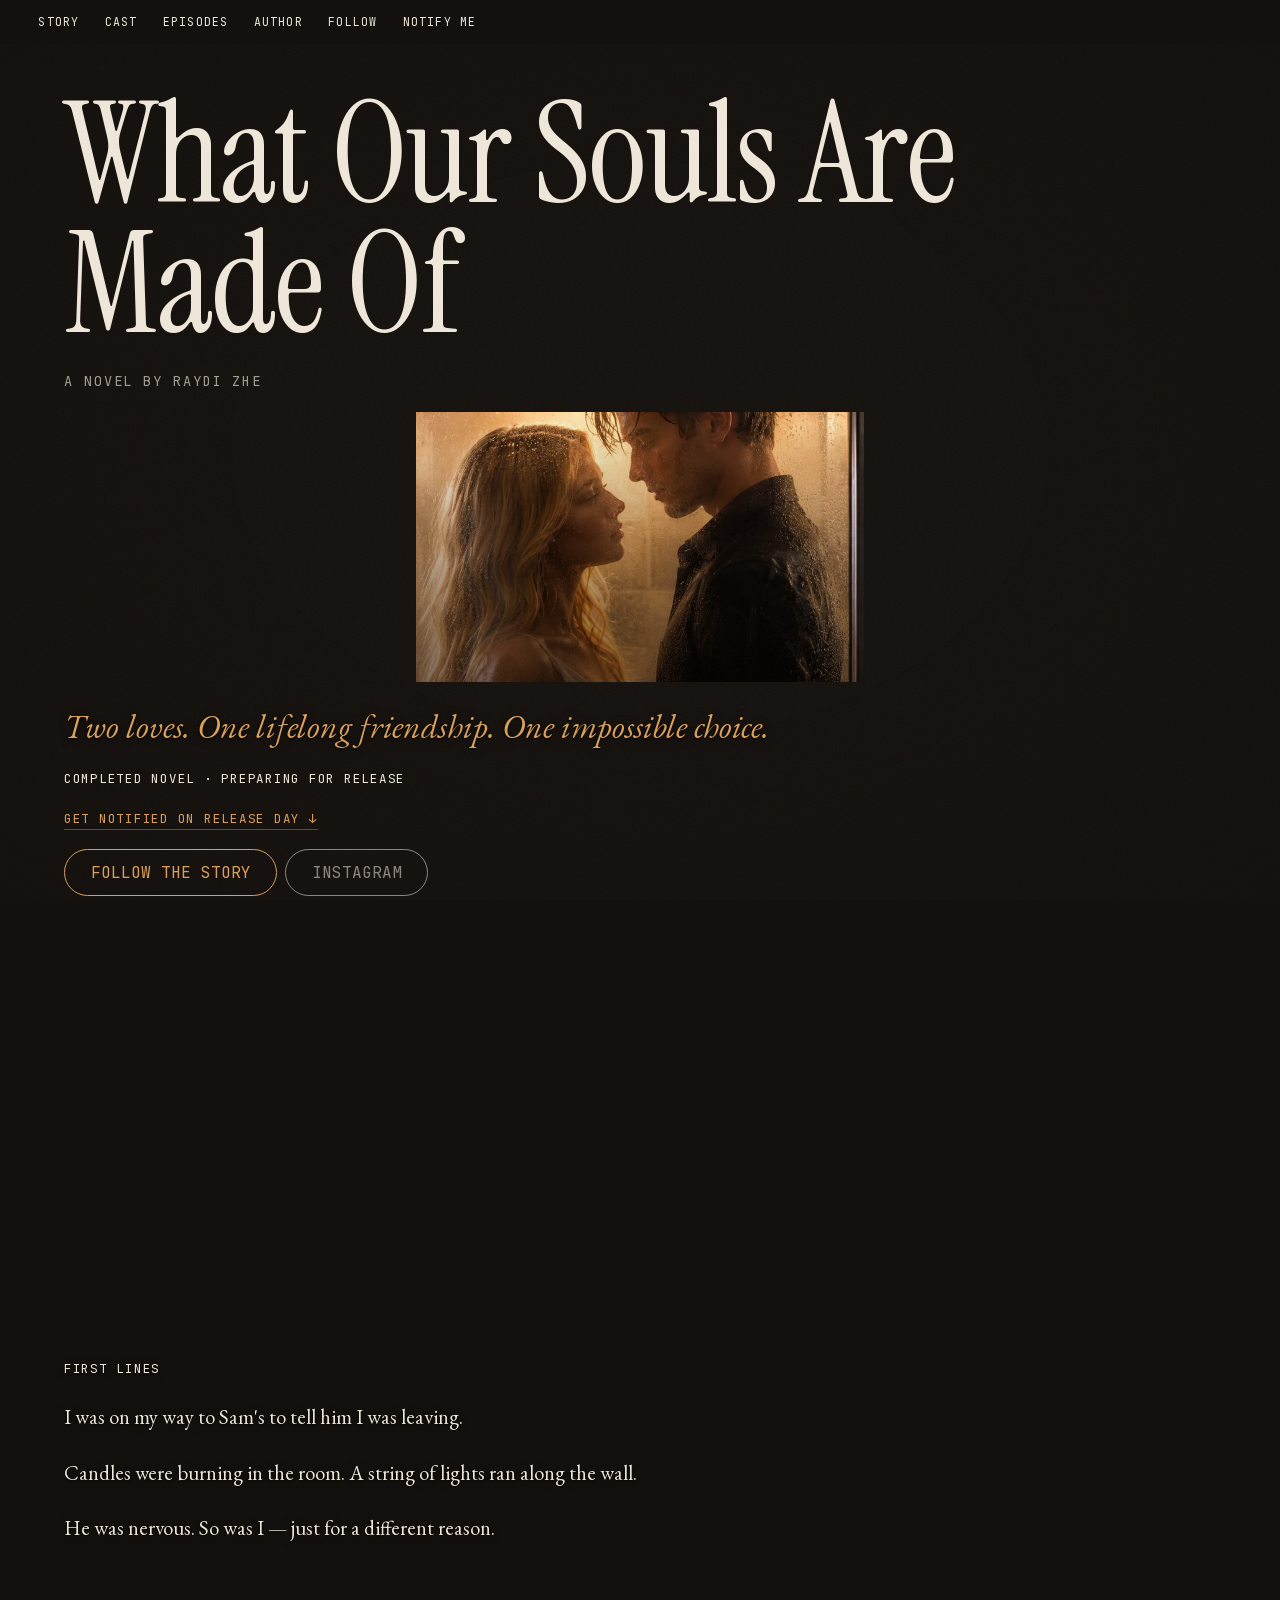
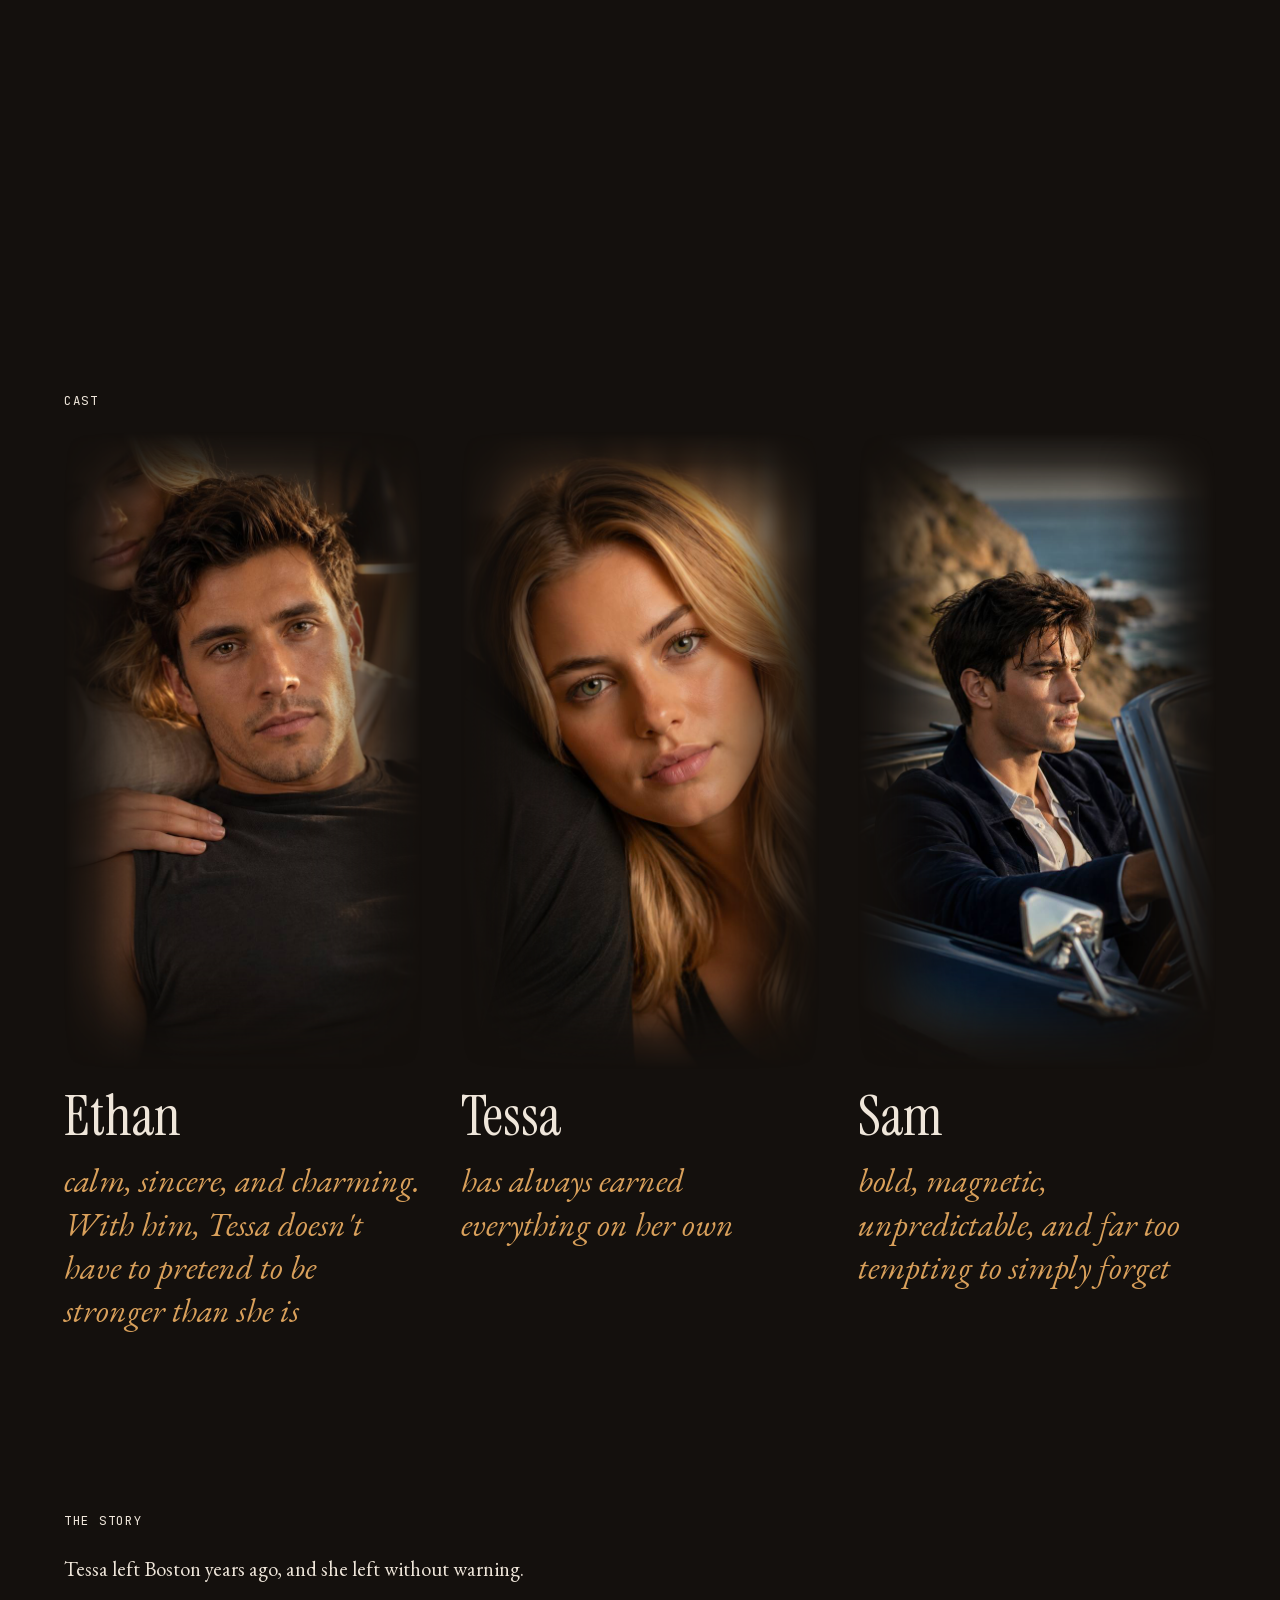
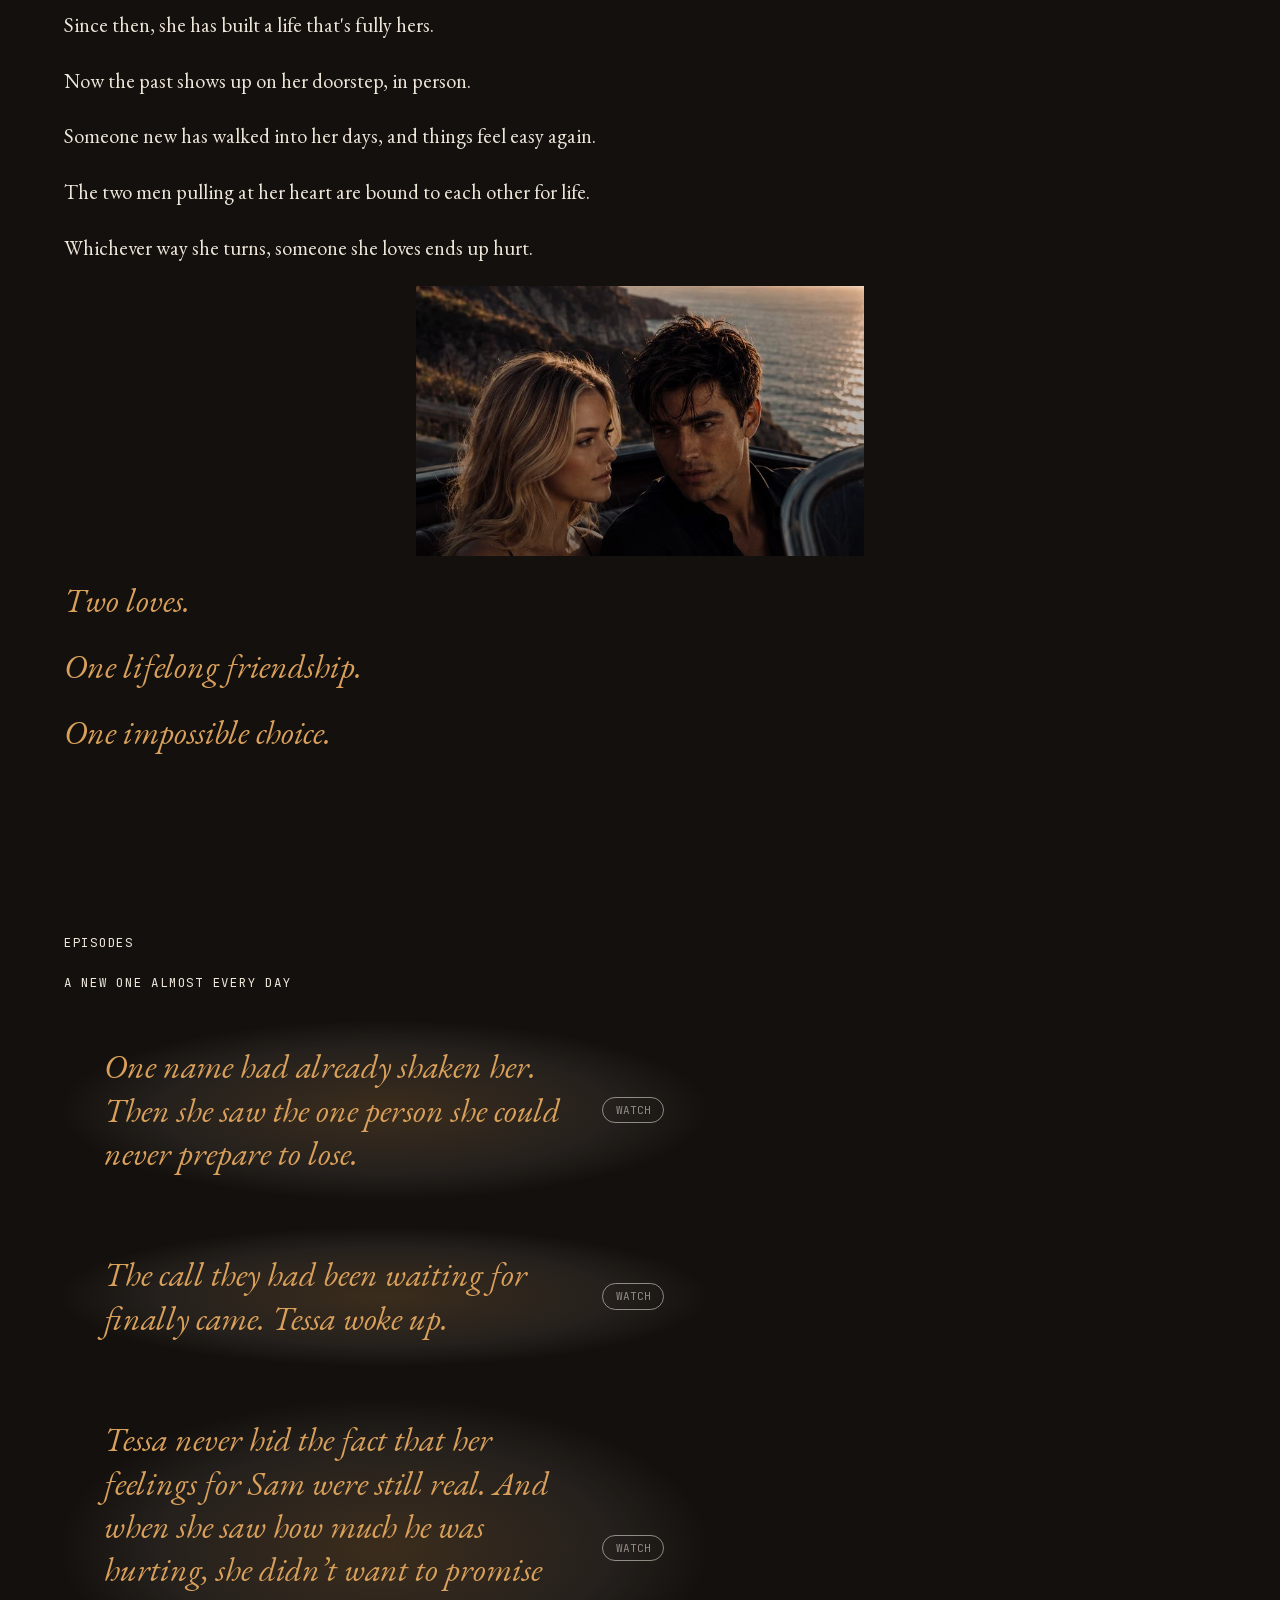
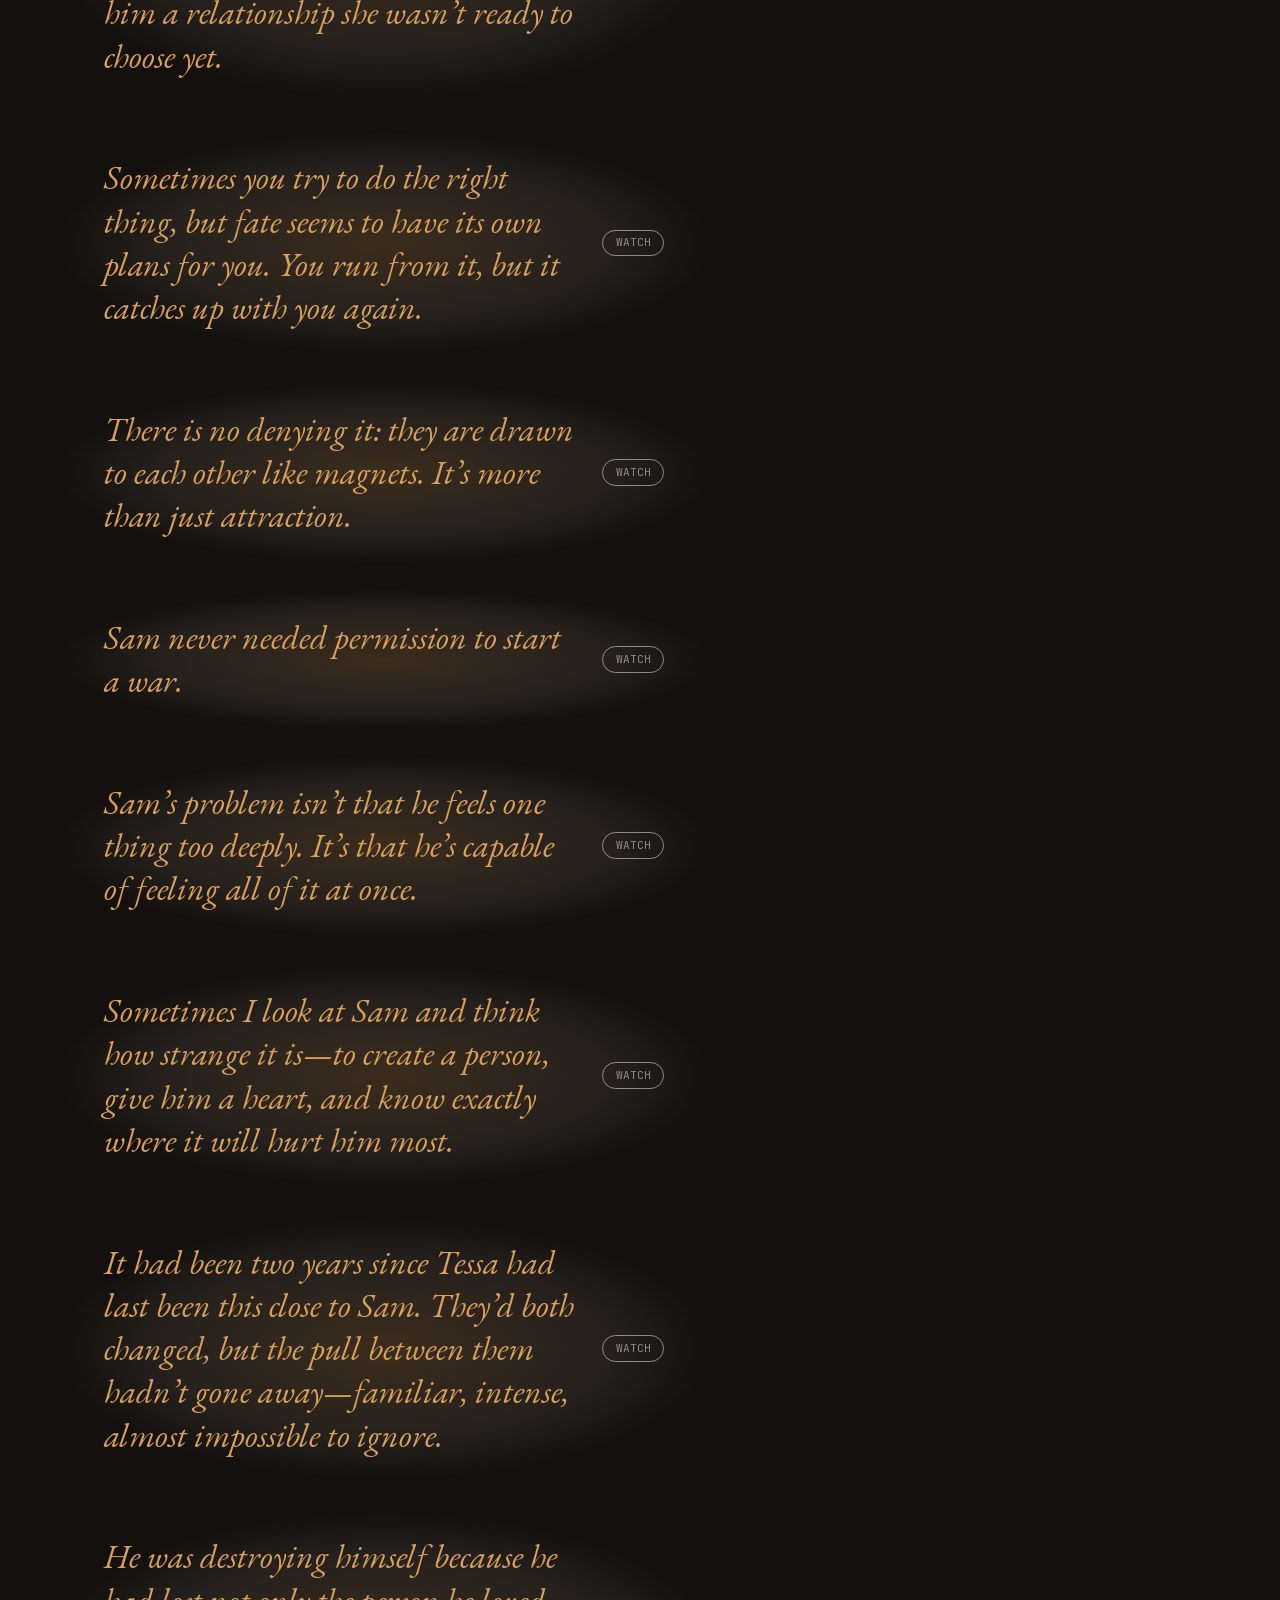
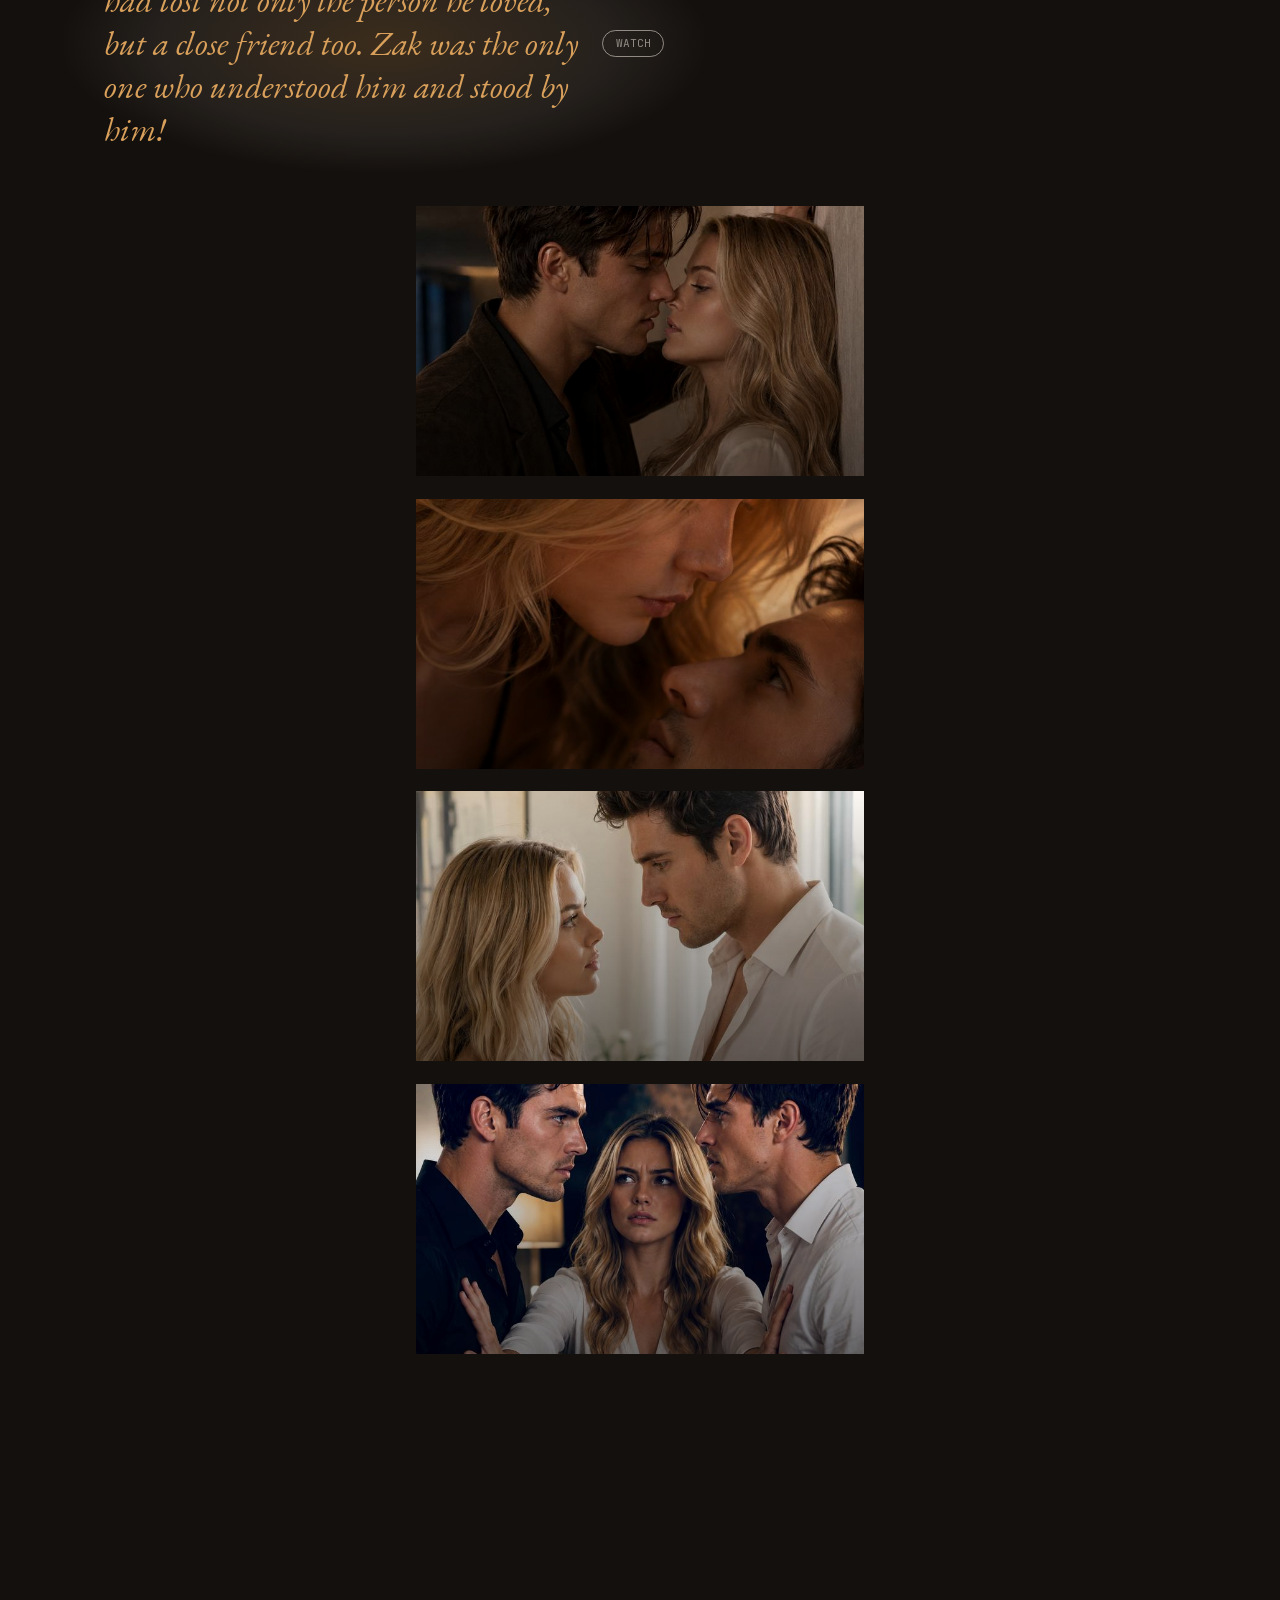
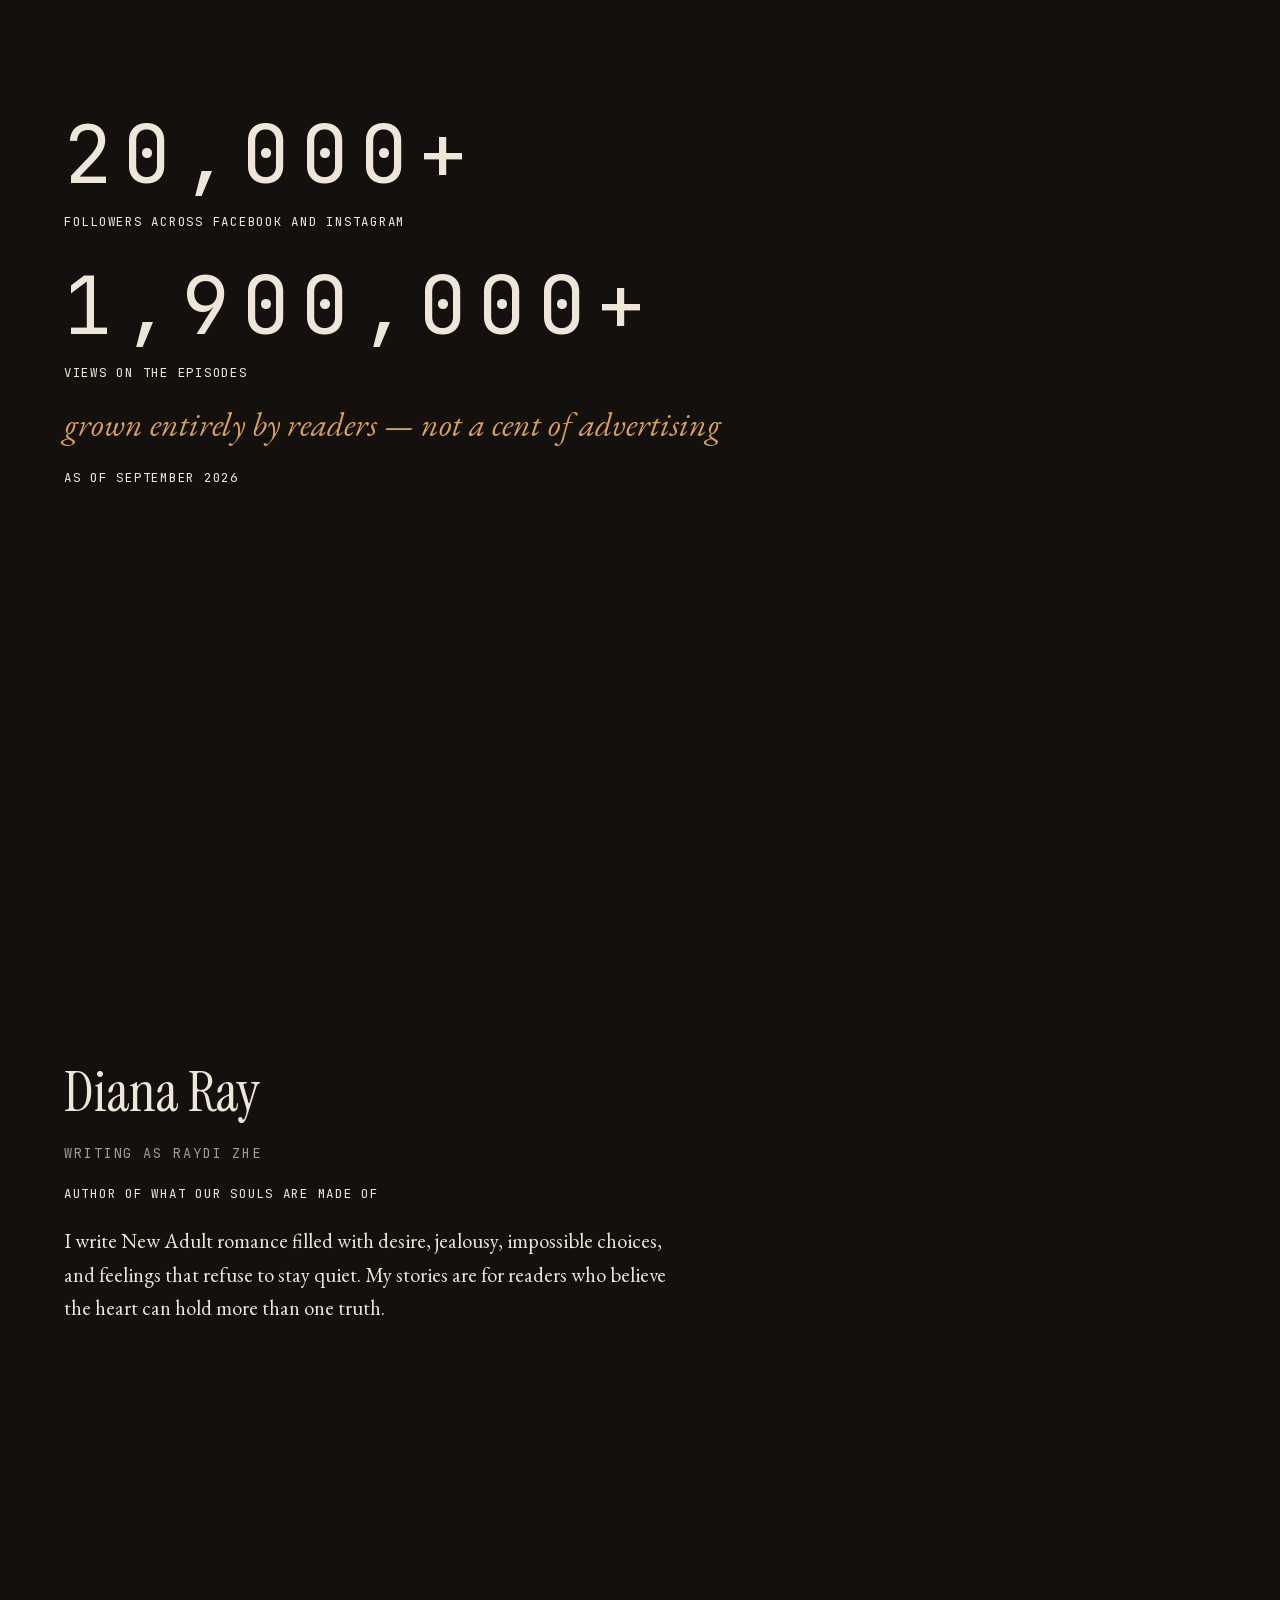
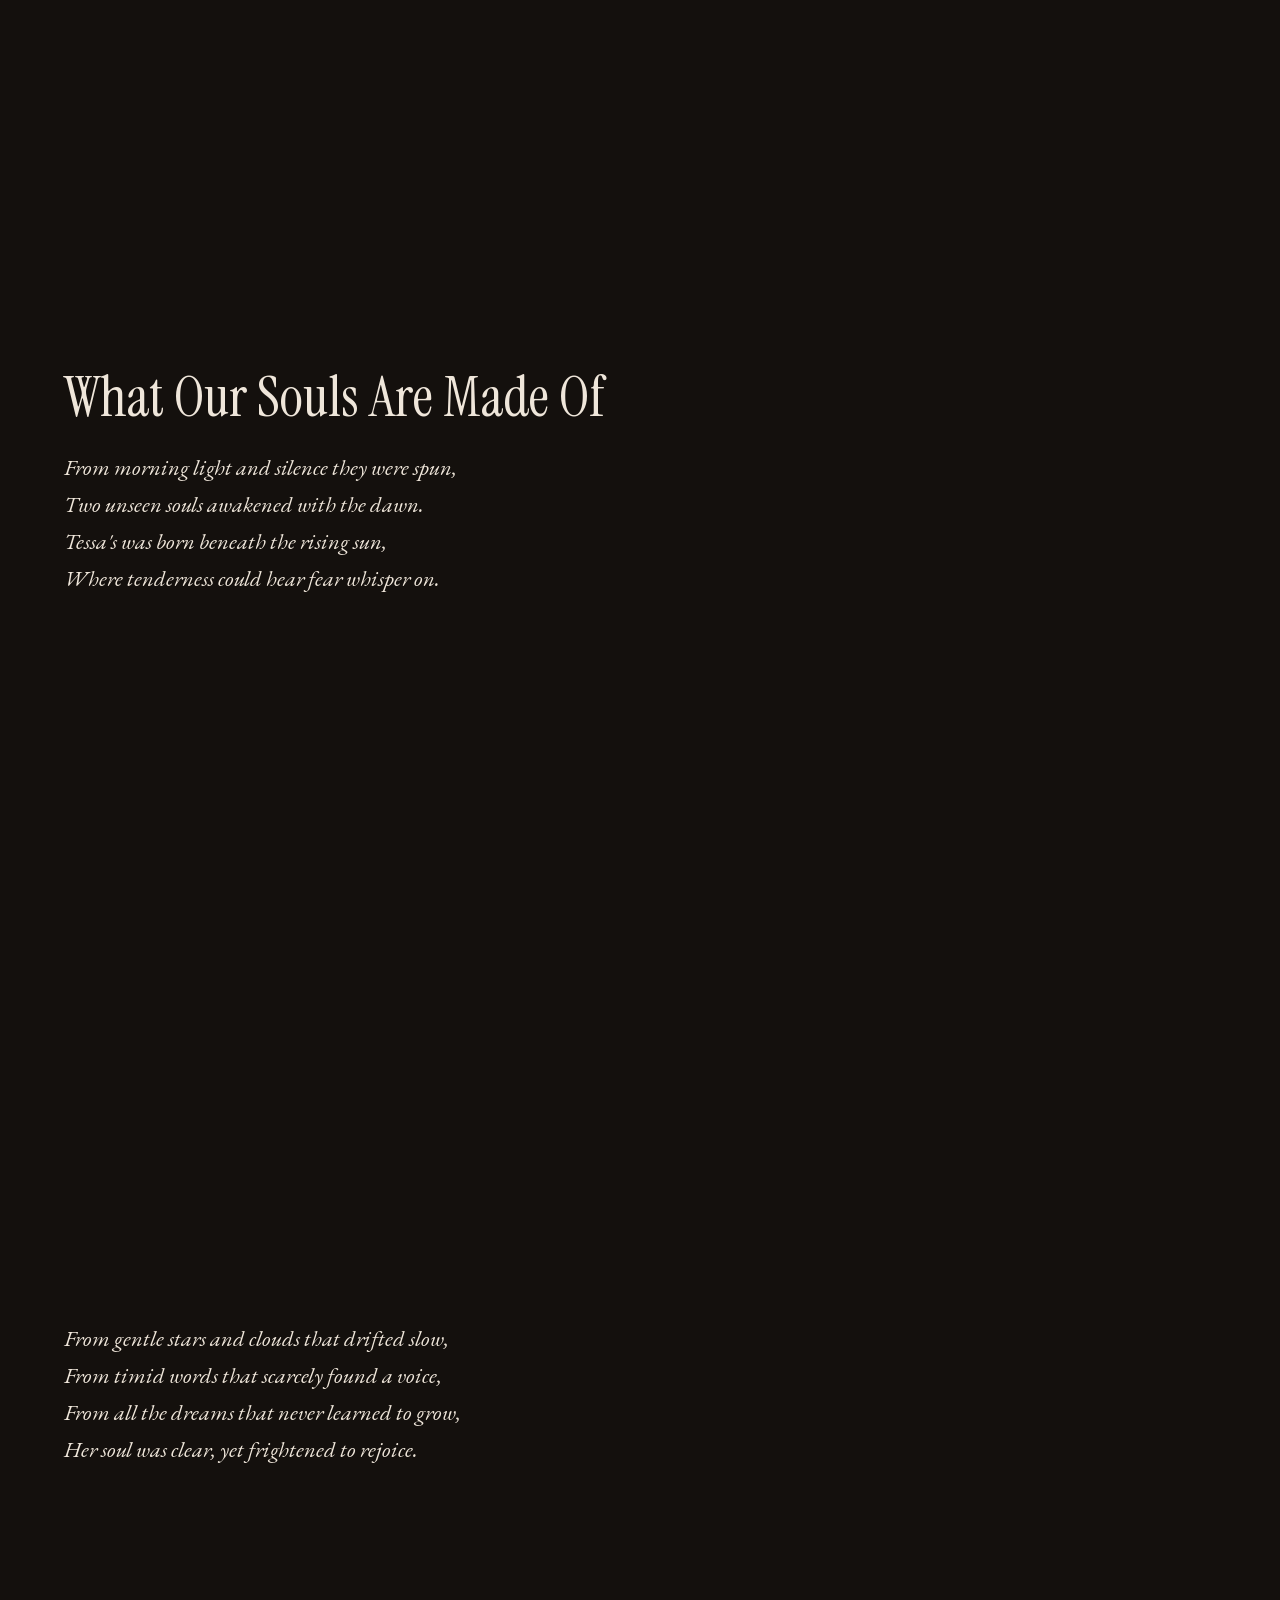
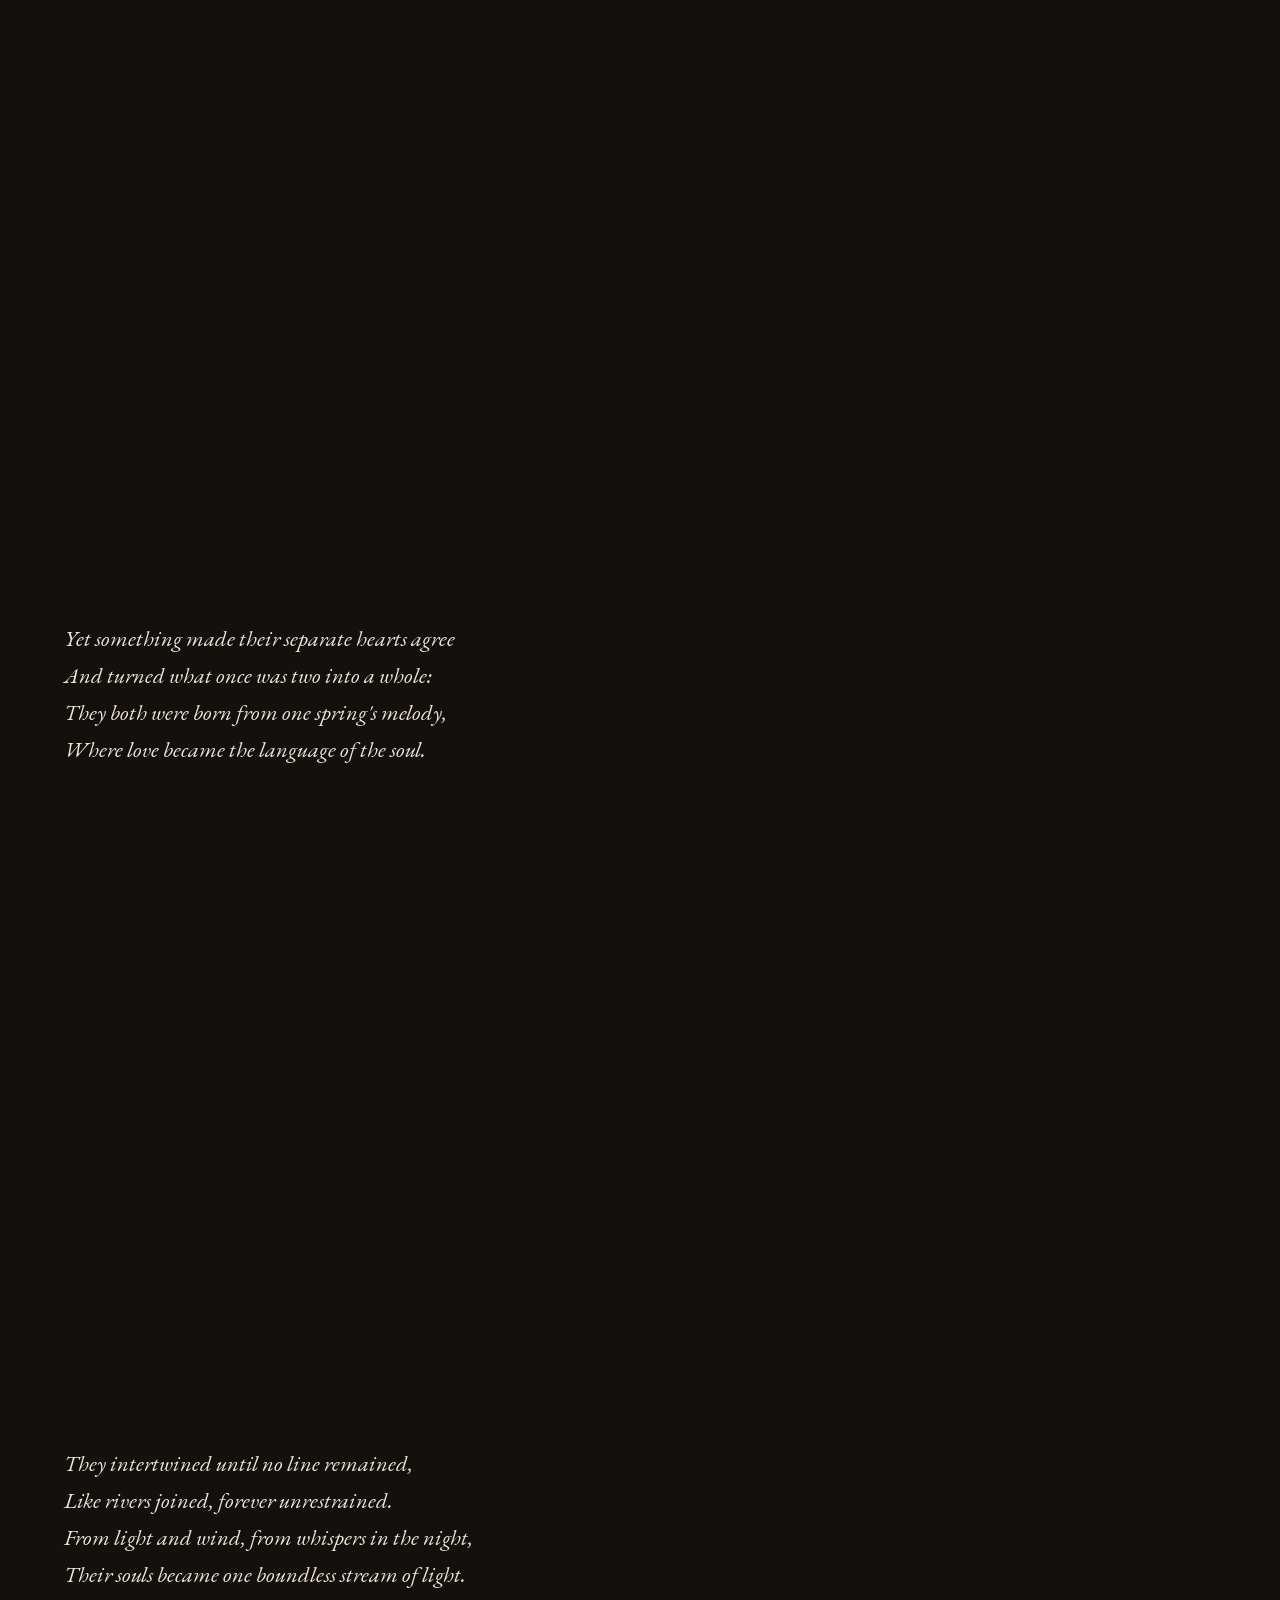
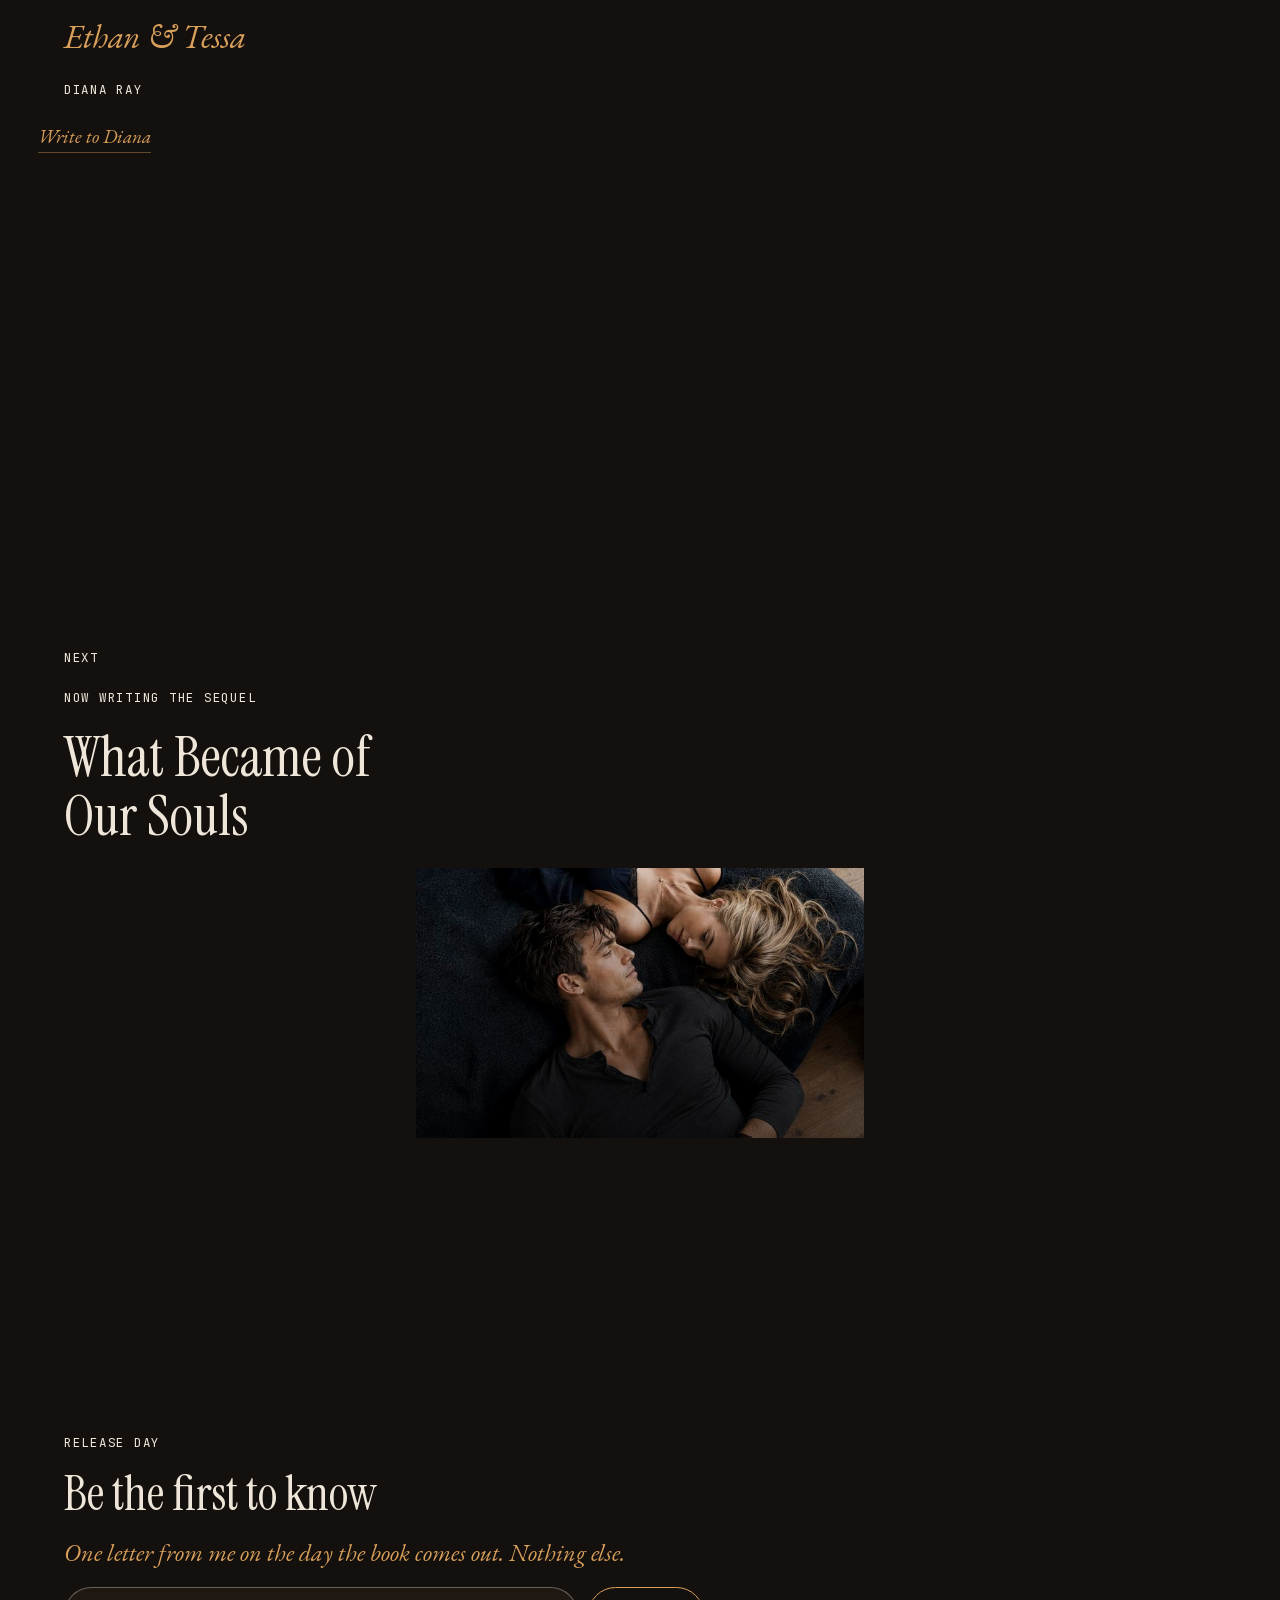
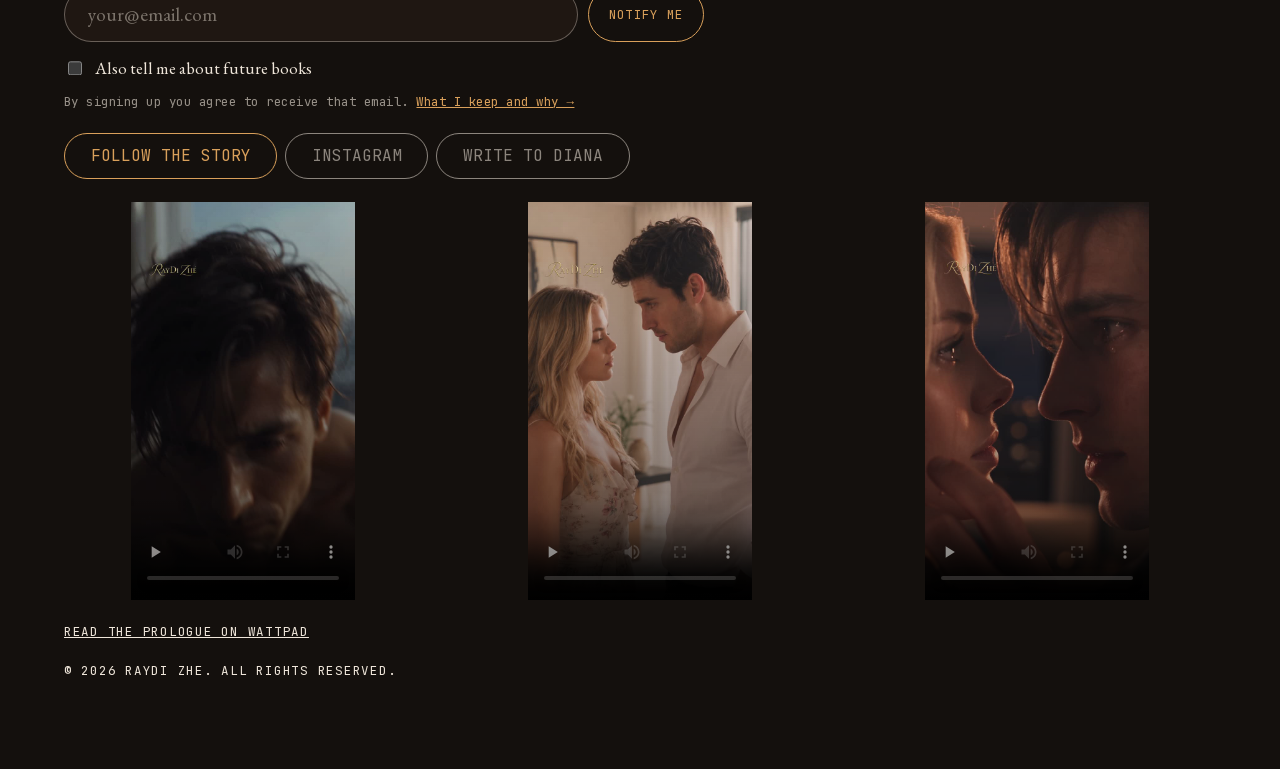
<file: index.html>
<!doctype html>
<html lang="en" class="no-js">
<head>
<script>document.documentElement.classList.remove('no-js')</script>
<meta charset="utf-8">
<meta name="viewport" content="width=device-width, initial-scale=1">
<title>What Our Souls Are Made Of — a novel by RayDi Zhe</title>
<meta name="description" content="Two loves. One lifelong friendship. One impossible choice. A New Adult romance by RayDi Zhe — completed novel, preparing for release.">
<!-- Боевой адрес сайта — raydizhe.com (Porkbun). Страница d-room публикуется
     в корень домена сборкой ops/build-site.sh; при переезде домена править
     здесь и live.hosts в shared/content.js. -->
<link rel="canonical" href="https://raydizhe.com/">
<meta property="og:type" content="website">
<meta property="og:url" content="https://raydizhe.com/">
<meta property="og:title" content="What Our Souls Are Made Of">
<meta property="og:description" content="Two loves. One lifelong friendship. One impossible choice. A New Adult romance by RayDi Zhe.">
<meta property="og:image" content="https://raydizhe.com/shared/img/og.jpg">
<meta property="og:image:width" content="1200">
<meta property="og:image:height" content="630">
<meta property="og:image:alt" content="Tessa between Sam and Ethan in warm lamplight, above the title What Our Souls Are Made Of">
<meta name="twitter:card" content="summary_large_image">
<!-- Фавикон: спичка/пламя в янтаре на ночном фоне — свой знак, не архивный. -->
<link rel="icon" href="data:image/svg+xml,%3Csvg xmlns='http://www.w3.org/2000/svg' viewBox='0 0 32 32'%3E%3Crect width='32' height='32' rx='6' fill='%2314100D'/%3E%3Cpath d='M16 6c-4 6-4 11 0 15c4-4 4-9 0-15z' fill='%23D9A05B'/%3E%3Cpath d='M16 21v6' stroke='%23D9A05B' stroke-width='2' stroke-linecap='round' opacity='.55'/%3E%3C/svg%3E">
<link rel="stylesheet" href="../shared/base.css">
<link rel="stylesheet" href="room.css">
<link rel="stylesheet" href="notify.css">
</head>
<body>

<a class="skip" href="#main">Skip to content</a>

<!-- Сцена. Для диктора её нет: всё содержание лежит в разметке ниже.
     Пустой canvas остаётся пустым, если WebGL недоступен, — room.js
     в этом случае просто не запускается и фолбэк-кадры не прячет. -->
<canvas id="room" aria-hidden="true"></canvas>

<nav class="nav" aria-label="Section">
  <a href="#story">Story</a>
  <a href="#cast">Cast</a>
  <a href="#episodes">Episodes</a>
  <a href="#author">Author</a>
  <a href="#follow">Follow</a>
  <a href="#notify">Notify me</a>
</nav>

<main id="main" tabindex="-1">

  <!-- 1 · Титул -->
  <section id="title" class="scene reveal">
    <div class="wrap">
      <h1 class="title">What Our Souls Are Made Of</h1>
      <p class="byline">a novel by RayDi Zhe</p>
      <figure class="shot">
        <picture><source media="(max-width: 700px)" srcset="../shared/img/sm/rain-glass.jpg"><img fetchpriority="high" data-frame="rain" src="../shared/img/rain-glass.jpg" alt="Tessa and Sam face to face behind rain-streaked glass, lit gold" width="720" height="1280"></picture>
      </figure>
      <p class="line">Two loves. One lifelong friendship. One impossible choice.</p>
      <p class="meta">Completed novel · preparing for release</p>
      <!-- Ведёт к форме в финале (#notify). Текст — черновик до «да» автора. -->
      <p class="meta notify-cta"><a href="#notify" data-notify-spot="title">Get notified on release day ↓</a></p>
      <p class="follow-row">
        <a class="btn" data-link="facebook" href="https://www.facebook.com/profile.php?id=61592874008419" target="_blank" rel="noopener">Follow the story</a>
        <a class="btn-ghost" data-link="instagram" href="https://www.instagram.com/raydizhe" target="_blank" rel="noopener">Instagram</a>
      </p>
    </div>
  </section>

  <!-- 2 · Первые строки пролога -->
  <section id="first-lines" class="scene reveal">
    <div class="wrap">
      <h2 class="slate">FIRST LINES</h2>
      <div class="prose">
        <p>I was on my way to Sam's to tell him I was leaving.</p>
        <p>Candles were burning in the room. A string of lights ran along the wall.</p>
        <p>He was nervous. So was I — just for a different reason.</p>
      </div>
    </div>
  </section>

  <!-- 3 · Каст -->
  <section id="cast" class="scene reveal">
    <div class="wrap">
      <h2 class="slate">CAST</h2>
      <div class="cast">
        <figure class="cast-card">
          <!-- Имена файлов достались от первой раскладки и перепутаны: на
               sam-portrait.jpg — Итан, на ethan-portrait.jpg — Сэм (автор
               поймал это 2026-09-22). Файлы не переименованы: те же снимки
               лежат в вариантах A/B/C. Правда — в data-frame и в подписи;
               имя файла ничего не значит. -->
          <div class="cast-frame"><picture><source media="(max-width: 700px)" srcset="../shared/img/sm/sam-portrait.jpg"><img data-frame="ethan" src="../shared/img/sam-portrait.jpg" alt="Close-up portrait in warm lamplight, a woman resting against his shoulder" width="850" height="1280"></picture></div>
          <figcaption>
            <h2>Ethan</h2>
            <p class="line">calm, sincere, and charming. With him, Tessa doesn't have to pretend to be stronger than she is</p>
          </figcaption>
        </figure>
        <figure class="cast-card">
          <div class="cast-frame"><picture><source media="(max-width: 700px)" srcset="../shared/img/sm/tessa-portrait.jpg"><img data-frame="tessa" src="../shared/img/tessa-portrait.jpg" alt="Close-up portrait in golden late-afternoon light, green eyes meeting the camera" width="720" height="1280"></picture></div>
          <figcaption>
            <h2>Tessa</h2>
            <p class="line">has always earned everything on her own</p>
          </figcaption>
        </figure>
        <figure class="cast-card">
          <div class="cast-frame"><picture><source media="(max-width: 700px)" srcset="../shared/img/sm/ethan-portrait.jpg"><img data-frame="sam" src="../shared/img/ethan-portrait.jpg" alt="Profile at the wheel of a vintage convertible along a coastal cliff road" width="720" height="1280"></picture></div>
          <figcaption>
            <h2>Sam</h2>
            <p class="line">bold, magnetic, unpredictable, and far too tempting to simply forget</p>
          </figcaption>
        </figure>
      </div>
    </div>
  </section>

  <!-- 4 · История -->
  <section id="story" class="scene reveal">
    <div class="wrap">
      <h2 class="slate">THE STORY</h2>
      <div class="prose">
        <p>Tessa left Boston years ago, and she left without warning.</p>
        <p>Since then, she has built a life that's fully hers.</p>
        <p>Now the past shows up on her doorstep, in person.</p>
        <p>Someone new has walked into her days, and things feel easy again.</p>
        <p>The two men pulling at her heart are bound to each other for life.</p>
        <p>Whichever way she turns, someone she loves ends up hurt.</p>
      </div>
      <figure class="shot">
        <picture><source media="(max-width: 700px)" srcset="../shared/img/sm/sam-tessa-sunset.jpg"><img data-frame="sunset" src="../shared/img/sam-tessa-sunset.jpg" alt="Tessa and Sam holding hands in a convertible above the sea at sunset, a lighthouse on the point" width="720" height="1280"></picture>
      </figure>
      <p class="line">Two loves.</p>
      <p class="line">One lifelong friendship.</p>
      <p class="line">One impossible choice.</p>
    </div>
  </section>

  <!-- 5 · Эпизоды -->
  <section id="episodes" class="scene reveal">
    <div class="wrap">
      <h2 class="slate">EPISODES</h2>
      <p class="meta">a new one almost every day</p>
      <div class="episodes" data-episodes>
        <noscript>
          <p class="meta">JavaScript is off — <a href="https://www.facebook.com/profile.php?id=61592874008419" target="_blank" rel="noopener">All episodes on Facebook</a></p>
        </noscript>
      </div>
      <figure class="shot">
        <picture><source media="(max-width: 700px)" srcset="../shared/img/sm/sam-tessa-kiss.jpg"><img data-frame="kiss" src="../shared/img/sam-tessa-kiss.jpg" alt="Sam and Tessa in a close embrace against a wall, foreheads almost touching" width="720" height="1280"></picture>
      </figure>
      <figure class="shot">
        <picture><source media="(max-width: 700px)" srcset="../shared/img/sm/sam-tessa-close.jpg"><img data-frame="close" src="../shared/img/sam-tessa-close.jpg" alt="Tessa and Sam close together, faces near, lit warm" width="719" height="1280"></picture>
      </figure>
      <figure class="shot">
        <picture><source media="(max-width: 700px)" srcset="../shared/img/sm/ethan-tessa-room.jpg"><img data-frame="room" src="../shared/img/ethan-tessa-room.jpg" alt="Ethan and Tessa face to face in a sunlit room" width="720" height="1280"></picture>
      </figure>
      <figure class="shot">
        <picture><source media="(max-width: 700px)" srcset="../shared/img/sm/triangle.jpg"><img data-frame="triangle" src="../shared/img/triangle.jpg" alt="Tessa standing between Sam and Ethan" width="720" height="1280"></picture>
      </figure>
    </div>
  </section>

  <!-- 6 · Читатели -->
  <section id="readers" class="scene reveal">
    <div class="wrap">
      <div class="stat">
        <p class="stat-num" data-stat="readers">20,000+</p>
        <p class="meta">followers across Facebook and Instagram</p>
      </div>
      <div class="stat">
        <p class="stat-num" data-stat="views">1,900,000+</p>
        <p class="meta">views on the episodes</p>
      </div>
      <p class="line">grown entirely by readers — not a cent of advertising</p>
      <p class="meta">as of <span data-stat="asOf">September 2026</span></p>
    </div>
  </section>

  <!-- 7 · Автор -->
  <section id="author" class="scene reveal">
    <div class="wrap">
      <h2>Diana Ray</h2>
      <p class="byline">writing as RayDi Zhe</p>
      <!-- Из био автора в Instagram (24.09.2026), слово в слово. Строка о
           статусе романа из того же био уже стоит на титуле. -->
      <p class="meta">Author of What Our Souls Are Made Of</p>
      <div class="prose">
        <p>I write New Adult romance filled with desire, jealousy, impossible choices, and feelings that refuse to stay quiet. My stories are for readers who believe the heart can hold more than one truth.</p>
      </div>
    </div>
  </section>

  <!-- 7½ · Стихи автора. Со сценой они пишутся светом по шёлку (author/stage.js):
       по экрану прокрутки на строфу. Без сцены — обычный текст. Слова автора
       слово в слово, из d-room/poem.js; здесь они продублированы разметкой,
       чтобы их читали диктор и поиск. -->
  <section id="poem" class="poem-run" tabindex="0" aria-label="What Our Souls Are Made Of, a poem by Diana Ray. Use the arrow keys to move between stanzas.">
    <div class="passage">
      <div class="wrap">
        <h2 class="poem-title">What Our Souls Are Made Of</h2>
        <blockquote class="stanza"><p>From morning light and silence they were spun,<br>Two unseen souls awakened with the dawn.<br>Tessa's was born beneath the rising sun,<br>Where tenderness could hear fear whisper on.</p></blockquote>
      </div>
    </div>
    <div class="passage">
      <div class="wrap">
        <blockquote class="stanza"><p>From gentle stars and clouds that drifted slow,<br>From timid words that scarcely found a voice,<br>From all the dreams that never learned to grow,<br>Her soul was clear, yet frightened to rejoice.</p></blockquote>
      </div>
    </div>
    <div class="passage">
      <div class="wrap">
        <blockquote class="stanza"><p>Yet something made their separate hearts agree<br>And turned what once was two into a whole:<br>They both were born from one spring's melody,<br>Where love became the language of the soul.</p></blockquote>
      </div>
    </div>
    <div class="passage">
      <div class="wrap">
        <blockquote class="stanza"><p>They intertwined until no line remained,<br>Like rivers joined, forever unrestrained.<br>From light and wind, from whispers in the night,<br>Their souls became one boundless stream of light.</p></blockquote>
        <p class="line">Ethan &amp; Tessa</p>
        <p class="meta">Diana Ray</p>
      </div>
      <!-- Ответ на стихи: читатель пишет автору. Со сценой проявляется под
           подписью, когда последняя строфа дописана (author/stage.js); без
           сцены стоит сразу под строфой. Адрес — links.email в content.js, тот же,
           что у кнопки внизу страницы. -->
      <p class="poem-reply"><a data-link="email" href="mailto:diana@raydizhe.com">Write to Diana</a></p>
    </div>
  </section>

  <!-- 8 · Следующая книга -->
  <section id="next" class="scene reveal">
    <div class="wrap">
      <h2 class="slate">NEXT</h2>
      <!-- Слова из био автора в Instagram (проверено 24.09.2026):
           «Now writing the sequel: What Became of Our Souls». -->
      <p class="meta">Now writing the sequel</p>
      <h2>What Became of Our Souls</h2>
      <figure class="shot">
        <picture><source media="(max-width: 700px)" srcset="../shared/img/sm/sam-tessa-bed.jpg"><img data-frame="bed" src="../shared/img/sam-tessa-bed.jpg" alt="Overhead shot of a couple lying together across a bed, framed photographs on the floor behind them" width="720" height="1280"></picture>
      </figure>
    </div>
  </section>

  <!-- 9 · Финал -->
  <section id="follow" class="scene reveal">
    <div class="wrap">
      <!-- Форма «сообщить о выходе». Без JS отправляется сама: приёмник
           отвечает переходом на /thanks/ или /try-again/. С JS — notify.js:
           ответ без перезагрузки, «You're on the list» и обои прямо здесь.
           Адрес приёмника и версия согласия — из shared/content.js (notify),
           значения в action и v ниже — те же, на случай, если content.js не
           загрузился. Тексты — черновик до «да» автора. -->
      <div id="notify" class="notify" data-state="idle">
        <h2 class="slate">RELEASE DAY</h2>
        <h2 class="notify-title">Be the first to know</h2>
        <p class="line notify-line">One letter from me on the day the book comes out. Nothing else.</p>
        <form id="notify-form" class="notify-form" method="post" action="https://pulse.raydizhe.com/api/notify" novalidate>
          <input type="hidden" name="v" value="2026-10-a">
          <input type="hidden" name="spot" value="follow">
          <!-- Ловушка для ботов: люди её не видят и не заполняют. -->
          <div class="notify-hp" aria-hidden="true"><label>Leave this empty <input type="text" name="hp" tabindex="-1" autocomplete="off"></label></div>
          <div class="notify-row">
            <label class="notify-label" for="notify-email">Email</label>
            <input id="notify-email" class="notify-input" type="email" name="email" placeholder="your@email.com" autocomplete="email" inputmode="email" required maxlength="254" aria-describedby="notify-error">
            <button type="submit" class="btn notify-submit">Notify me</button>
          </div>
          <p id="notify-error" class="notify-error meta" role="alert"></p>
          <label class="notify-check"><input type="checkbox" name="future" value="1"> <span>Also tell me about future books</span></label>
          <p class="notify-fine meta">By signing up you agree to receive that email. <a href="privacy/">What I keep and why →</a></p>
        </form>
        <div class="notify-done" hidden>
          <h3 class="notify-ink" aria-live="polite">You're on the list</h3>
          <p class="line notify-gift-line">Your gift — wallpapers from the book</p>
          <div class="gift">
            <div class="gift-switch" role="group" aria-label="Wallpaper size">
              <button type="button" class="btn-ghost" data-kind="phone" aria-pressed="false">Phone</button>
              <button type="button" class="btn-ghost" data-kind="desktop" aria-pressed="false">Desktop</button>
            </div>
            <div class="gift-grid"></div>
            <p class="meta gift-hint"></p>
          </div>
        </div>
      </div>
      <template id="gift-card">
        <figure class="gift-card">
          <a class="gift-open" href=""><img alt="" loading="lazy"></a>
          <figcaption>
            <p class="gift-title"></p>
            <a class="btn-ghost gift-download" href="" download>Download</a>
          </figcaption>
        </figure>
      </template>
      <dialog id="gift-view" class="gift-view" aria-label="Wallpaper">
        <img alt="">
        <p class="meta gift-view-hint">Press and hold the image to save it</p>
        <button type="button" class="btn-ghost gift-close">Close</button>
      </dialog>
      <p class="follow-row">
        <a class="btn" data-link="facebook" href="https://www.facebook.com/profile.php?id=61592874008419" target="_blank" rel="noopener">Follow the story</a>
        <a class="btn-ghost" data-link="instagram" href="https://www.instagram.com/raydizhe" target="_blank" rel="noopener">Instagram</a>
        <a class="btn-ghost" data-link="email" href="mailto:diana@raydizhe.com">Write to Diana</a>
      </p>
      <!-- Три ролика — и фолбэк, и источники текстур для колеса в сцене
           (как <img> у кадров). Без autoplay и muted: автозапуск и глушение
           ставит scene.js, а без сцены читатель включает ролик сам, со
           звуком, через controls. preload="none" — ни байта, пока сцена не
           решит грузить. Мобильная копия есть только у первого: на узком
           экране сцена берёт один ролик. -->
      <div class="reels">
        <figure class="shot shot-video">
          <video data-frame="reel-1" data-src="../shared/video/reel-0091.mp4" data-src-sm="../shared/video/reel-0091-sm.mp4" src="../shared/video/reel-0091.mp4" poster="../shared/video/reel-0091-poster.jpg" preload="none" playsinline loop controls width="720" height="1280" aria-label="Teaser reel for What Our Souls Are Made Of"></video>
        </figure>
        <figure class="shot shot-video">
          <video data-frame="reel-2" data-src="../shared/video/reel-0092.mp4" src="../shared/video/reel-0092.mp4" poster="../shared/video/reel-0092-poster.jpg" preload="none" playsinline loop controls width="720" height="1280" aria-label="Second teaser reel for What Our Souls Are Made Of"></video>
        </figure>
        <figure class="shot shot-video">
          <video data-frame="reel-3" data-src="../shared/video/reel-0093.mp4" src="../shared/video/reel-0093.mp4" poster="../shared/video/reel-0093-poster.jpg" preload="none" playsinline loop controls width="720" height="1280" aria-label="Third teaser reel for What Our Souls Are Made Of"></video>
        </figure>
      </div>
      <p class="sound-row"><button type="button" class="btn-ghost sound" aria-pressed="false">Sound</button></p>
      <p class="meta"><a data-link="wattpad" href="https://www.wattpad.com/story/410771562-what-our-souls-are-made-of" target="_blank" rel="noopener">Read the prologue on Wattpad</a></p>
      <p class="meta">© 2026 RayDi Zhe. All rights reserved.</p>
    </div>
  </section>

</main>

<script src="../shared/content.js" defer></script>
<script src="../shared/page.js" defer></script>
<script src="room.js" type="module"></script>
<script src="notify.js" type="module"></script>
<script src="../shared/track.js" type="module"></script>
</body>
</html>
</file>
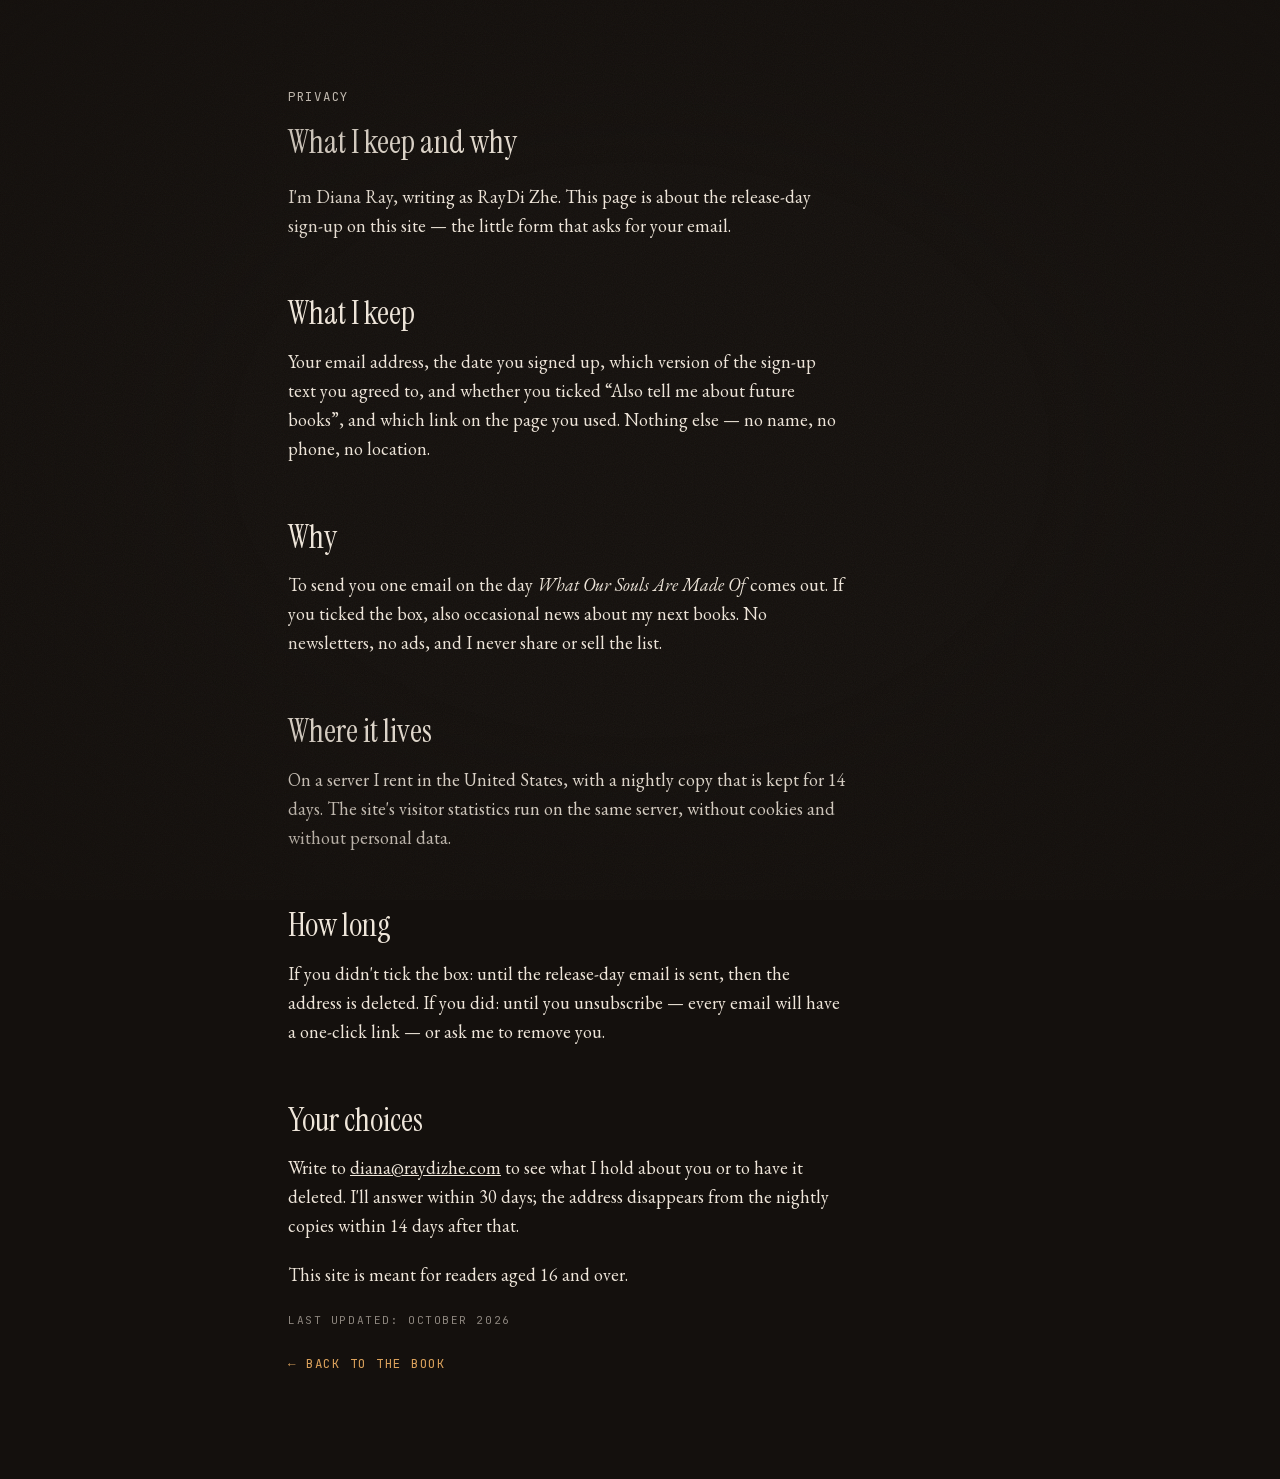
<file: privacy/index.html>
<!doctype html>
<html lang="en">
<head>
<meta charset="utf-8">
<meta name="viewport" content="width=device-width, initial-scale=1">
<title>What I keep and why — RayDi Zhe</title>
<meta name="description" content="What the release-day sign-up on raydizhe.com stores, why, for how long, and how to have it removed.">
<link rel="canonical" href="https://raydizhe.com/privacy/">
<link rel="icon" href="data:image/svg+xml,%3Csvg xmlns='http://www.w3.org/2000/svg' viewBox='0 0 32 32'%3E%3Crect width='32' height='32' rx='6' fill='%2314100D'/%3E%3Cpath d='M16 6c-4 6-4 11 0 15c4-4 4-9 0-15z' fill='%23D9A05B'/%3E%3Cpath d='M16 21v6' stroke='%23D9A05B' stroke-width='2' stroke-linecap='round' opacity='.55'/%3E%3C/svg%3E">
<link rel="stylesheet" href="../../shared/base.css">
<link rel="stylesheet" href="../notify.css">
</head>
<body>
<!-- Текст — черновик до «да» автора. Дата редакции внизу. -->
<main class="page">
  <div class="wrap">
    <h2 class="slate">PRIVACY</h2>
    <h2>What I keep and why</h2>
    <div class="prose">
      <p>I'm Diana Ray, writing as RayDi Zhe. This page is about the release-day sign-up on this site — the little form that asks for your email.</p>
      <h2>What I keep</h2>
      <p>Your email address, the date you signed up, which version of the sign-up text you agreed to, and whether you ticked “Also tell me about future books”, and which link on the page you used. Nothing else — no name, no phone, no location.</p>
      <h2>Why</h2>
      <p>To send you one email on the day <em>What Our Souls Are Made Of</em> comes out. If you ticked the box, also occasional news about my next books. No newsletters, no ads, and I never share or sell the list.</p>
      <h2>Where it lives</h2>
      <p>On a server I rent in the United States, with a nightly copy that is kept for 14 days. The site's visitor statistics run on the same server, without cookies and without personal data.</p>
      <h2>How long</h2>
      <p>If you didn't tick the box: until the release-day email is sent, then the address is deleted. If you did: until you unsubscribe — every email will have a one-click link — or ask me to remove you.</p>
      <h2>Your choices</h2>
      <p>Write to <a href="mailto:diana@raydizhe.com">diana@raydizhe.com</a> to see what I hold about you or to have it deleted. I'll answer within 30 days; the address disappears from the nightly copies within 14 days after that.</p>
      <p>This site is meant for readers aged 16 and over.</p>
      <p class="meta">Last updated: October 2026</p>
    </div>
    <p><a class="back" href="../">← Back to the book</a></p>
  </div>
</main>
</body>
</html>
</file>
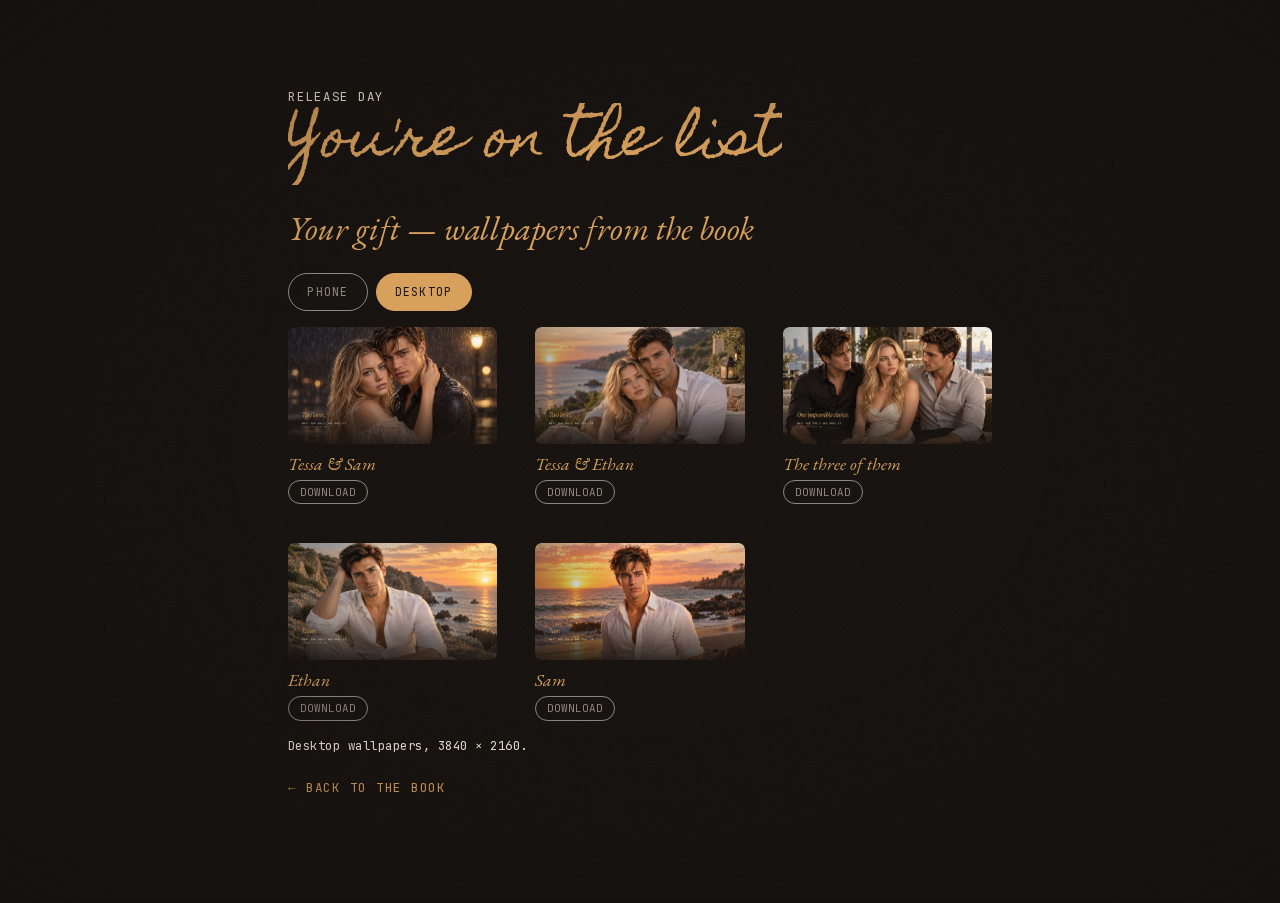
<file: thanks/index.html>
<!doctype html>
<html lang="en">
<head>
<meta charset="utf-8">
<meta name="viewport" content="width=device-width, initial-scale=1">
<title>You're on the list — RayDi Zhe</title>
<link rel="icon" href="data:image/svg+xml,%3Csvg xmlns='http://www.w3.org/2000/svg' viewBox='0 0 32 32'%3E%3Crect width='32' height='32' rx='6' fill='%2314100D'/%3E%3Cpath d='M16 6c-4 6-4 11 0 15c4-4 4-9 0-15z' fill='%23D9A05B'/%3E%3Cpath d='M16 21v6' stroke='%23D9A05B' stroke-width='2' stroke-linecap='round' opacity='.55'/%3E%3C/svg%3E">
<link rel="stylesheet" href="../../shared/base.css">
<link rel="stylesheet" href="../notify.css">
</head>
<body>
<!-- Сюда приёмник переводит форму, отправленную без JS. Обои — те же, что в
     финале; без JS — прямые ссылки на файлы. Текст — черновик до «да» автора. -->
<main class="page">
  <div class="wrap">
    <h2 class="slate">RELEASE DAY</h2>
    <h3 class="notify-ink">You're on the list</h3>
    <p class="line">Your gift — wallpapers from the book</p>
    <div class="gift" id="gift-static">
      <div class="gift-switch" role="group" aria-label="Wallpaper size">
        <button type="button" class="btn-ghost" data-kind="phone" aria-pressed="false">Phone</button>
        <button type="button" class="btn-ghost" data-kind="desktop" aria-pressed="false">Desktop</button>
      </div>
      <div class="gift-grid"></div>
      <p class="meta gift-hint"></p>
      <noscript>
        <p class="meta">Phone: <a href="../gift/raydizhe-wallpaper-phone-tessa-sam.jpg">Tessa &amp; Sam</a> · <a href="../gift/raydizhe-wallpaper-phone-tessa-ethan.jpg">Tessa &amp; Ethan</a> · <a href="../gift/raydizhe-wallpaper-phone-triangle.jpg">The three of them</a> · <a href="../gift/raydizhe-wallpaper-phone-ethan.jpg">Ethan</a> · <a href="../gift/raydizhe-wallpaper-phone-sam.jpg">Sam</a></p>
        <p class="meta">Desktop: <a href="../gift/raydizhe-wallpaper-desktop-tessa-sam.jpg">Tessa &amp; Sam</a> · <a href="../gift/raydizhe-wallpaper-desktop-tessa-ethan.jpg">Tessa &amp; Ethan</a> · <a href="../gift/raydizhe-wallpaper-desktop-triangle.jpg">The three of them</a> · <a href="../gift/raydizhe-wallpaper-desktop-ethan.jpg">Ethan</a> · <a href="../gift/raydizhe-wallpaper-desktop-sam.jpg">Sam</a></p>
      </noscript>
    </div>
    <template id="gift-card">
      <figure class="gift-card">
        <a class="gift-open" href=""><img alt="" loading="lazy"></a>
        <figcaption>
          <p class="gift-title"></p>
          <a class="btn-ghost gift-download" href="" download>Download</a>
        </figcaption>
      </figure>
    </template>
    <dialog id="gift-view" class="gift-view" aria-label="Wallpaper">
      <img alt="">
      <p class="meta gift-view-hint">Press and hold the image to save it</p>
      <button type="button" class="btn-ghost gift-close">Close</button>
    </dialog>
    <p><a class="back" href="../">← Back to the book</a></p>
  </div>
</main>
<script src="../../shared/content.js"></script>
<script type="module">
  // Обои — тот же набор, что в финале (SOULS.notify.gift), но своя короткая копия рендера: у этой страницы другой базовый путь (../gift/), а notify.js завязан на форму.
  import { giftKind, giftFile, giftList, STORAGE_KEY } from '../notify-core.js';
  const cfg = (window.SOULS && window.SOULS.notify) || { gift: {} };
  const gift = document.getElementById('gift-static');
  const grid = gift.querySelector('.gift-grid'), hint = gift.querySelector('.gift-hint');
  const tpl = document.getElementById('gift-card'), view = document.getElementById('gift-view');
  const coarse = matchMedia('(pointer: coarse)').matches;
  const buttons = gift.querySelectorAll('[data-kind]');
  function render(kind) {
    grid.dataset.kind = kind; grid.textContent = '';
    giftList(cfg.gift, kind).forEach(function (w) {
      const n = tpl.content.cloneNode(true);
      const img = n.querySelector('img'), open = n.querySelector('.gift-open'), dl = n.querySelector('.gift-download');
      img.src = '../' + giftFile(kind, w.slug, true); img.alt = w.title + ' — wallpaper for ' + kind;
      open.href = dl.href = '../' + giftFile(kind, w.slug);
      if (!coarse) { open.target = '_blank'; open.rel = 'noopener'; }
      n.querySelector('.gift-title').textContent = w.title;
      open.addEventListener('click', function (ev) {
        if (!coarse || typeof view.showModal !== 'function') return;
        ev.preventDefault(); view.querySelector('img').src = open.href; view.querySelector('img').alt = img.alt; view.showModal();
      });
      grid.appendChild(n);
    });
    buttons.forEach(function (b) { b.setAttribute('aria-pressed', b.dataset.kind === kind ? 'true' : 'false'); });
    hint.textContent = kind === 'phone' ? (coarse ? 'Tap a wallpaper, then press and hold to save it.' : 'Phone wallpapers, 1290 × 2796.') : 'Desktop wallpapers, 3840 × 2160.';
  }
  buttons.forEach(function (b) { b.addEventListener('click', function () { render(b.dataset.kind); }); });
  view.querySelector('.gift-close').addEventListener('click', function () { view.close(); });
  view.addEventListener('click', function (ev) { if (ev.target === view) view.close(); });
  view.addEventListener('close', function () { const big = view.querySelector('img'); big.src = ''; big.alt = ''; });
  try { localStorage.setItem(STORAGE_KEY, '1'); } catch (e) {}
  render(giftKind(innerWidth, coarse));
</script>
</body>
</html>
</file>
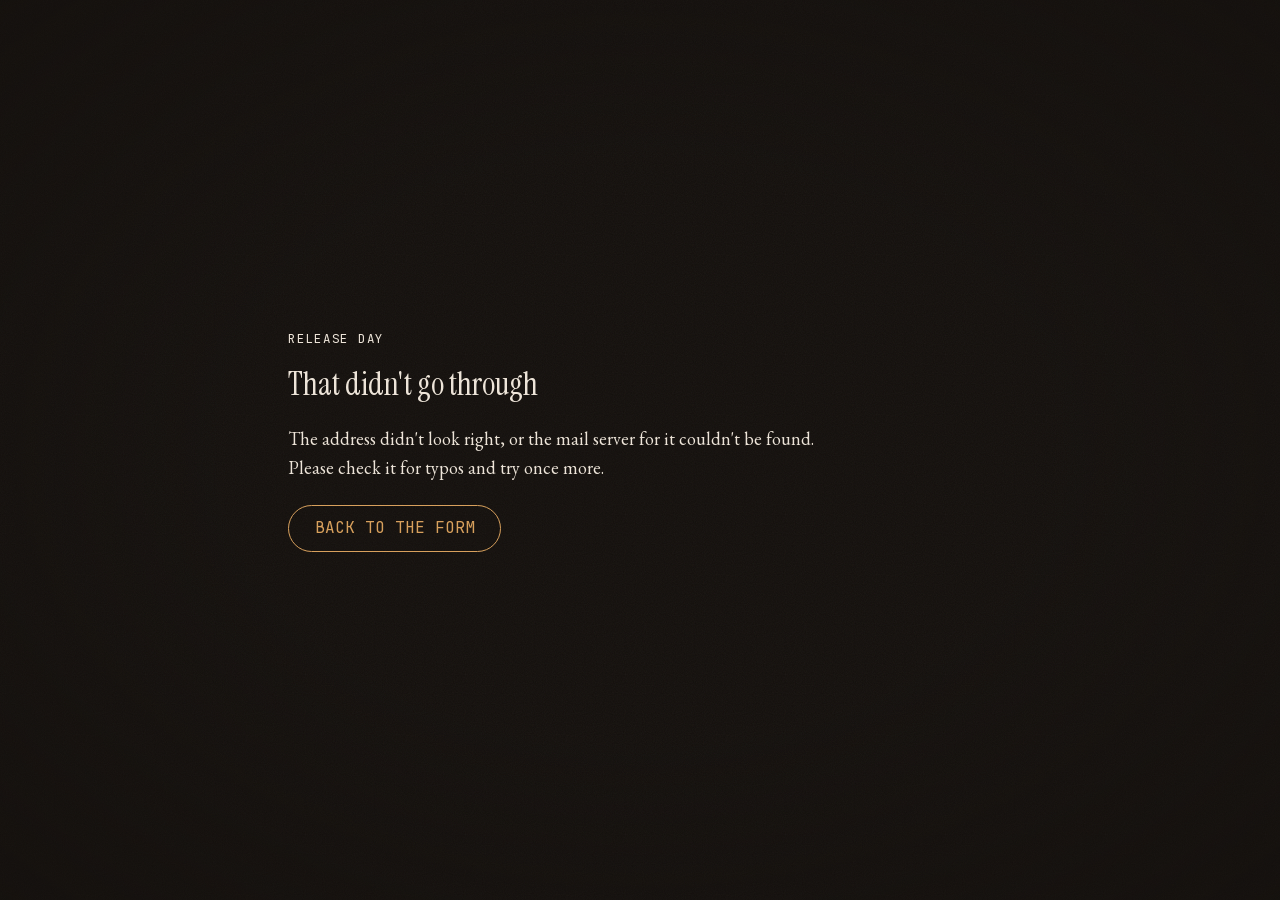
<file: try-again/index.html>
<!doctype html>
<html lang="en">
<head>
<meta charset="utf-8">
<meta name="viewport" content="width=device-width, initial-scale=1">
<title>Please try again — RayDi Zhe</title>
<link rel="icon" href="data:image/svg+xml,%3Csvg xmlns='http://www.w3.org/2000/svg' viewBox='0 0 32 32'%3E%3Crect width='32' height='32' rx='6' fill='%2314100D'/%3E%3Cpath d='M16 6c-4 6-4 11 0 15c4-4 4-9 0-15z' fill='%23D9A05B'/%3E%3Cpath d='M16 21v6' stroke='%23D9A05B' stroke-width='2' stroke-linecap='round' opacity='.55'/%3E%3C/svg%3E">
<link rel="stylesheet" href="../../shared/base.css">
<link rel="stylesheet" href="../notify.css">
</head>
<body>
<!-- Сюда приёмник переводит форму без JS, если адрес не принят. Текст —
     черновик до «да» автора. -->
<main class="page">
  <div class="wrap">
    <h2 class="slate">RELEASE DAY</h2>
    <h2>That didn't go through</h2>
    <div class="prose">
      <p>The address didn't look right, or the mail server for it couldn't be found. Please check it for typos and try once more.</p>
    </div>
    <p><a class="btn" href="../#notify">Back to the form</a></p>
  </div>
</main>
</body>
</html>
</file>
<file: shared/base.css>
/* RAYDIZHE — What Our Souls Are Made Of — общая база для трёх вариантов
 *
 * Тёплая темнота, как в роликах автора: глубокая тень, свет свечи, лица
 * крупным планом. Не книжная витрина — кинокадр. Один акцентный цвет —
 * янтарь; всё остальное держится на тоне и контрасте, не на палитре.
 *
 * Три голоса шрифта, и у каждого своя работа:
 *   --display — название и заголовки сцен, крупно, редко;
 *   --prose   — тело истории и реплики героев;
 *   --mono    — служебное: даты, подписи, цифры, кнопки.
 *
 * Файл — общий каркас для a-candle/b-choice/c-credits. Фирменный приём
 * каждого варианта (свеча, выбор, титры) сюда не входит — это Task 5–7.
 */

/* ── Шрифты ─────────────────────────────────────────────────────────────── */
/* Файл лежит в shared/, варианты подключают его как ../shared/base.css —
   относительные url() в @font-face считаются от этого файла, поэтому путь
   на один уровень вверх, а не на два, как в archive/paper/styles.css. */
@font-face {
  font-family: "Instrument Serif"; font-style: normal; font-weight: 400; font-display: swap;
  src: url(../assets/fonts/instrument-400.woff2) format("woff2");
}
@font-face {
  font-family: "Instrument Serif"; font-style: italic; font-weight: 400; font-display: swap;
  src: url(../assets/fonts/instrument-400i.woff2) format("woff2");
}
@font-face {
  font-family: "EB Garamond"; font-style: normal; font-weight: 400; font-display: swap;
  src: url(../assets/fonts/garamond-400.woff2) format("woff2");
}
@font-face {
  font-family: "EB Garamond"; font-style: italic; font-weight: 400; font-display: swap;
  src: url(../assets/fonts/garamond-400i.woff2) format("woff2");
}
@font-face {
  font-family: "EB Garamond"; font-style: normal; font-weight: 500; font-display: swap;
  src: url(../assets/fonts/garamond-500.woff2) format("woff2");
}
@font-face {
  font-family: "JetBrains Mono"; font-style: normal; font-weight: 400; font-display: swap;
  src: url(../assets/fonts/jetbrains-400.woff2) format("woff2");
}

/* ── Токены ─────────────────────────────────────────────────────────────── */
:root {
  --night: #14100D;
  --coal: #221A15;
  --bone: #EFE6DA;
  --amber: #D9A05B;
  --sam: #3A2A2A;
  --ethan: #E8D5B5;

  --display: "Instrument Serif", Georgia, serif;
  --prose: "EB Garamond", Georgia, serif;
  --mono: "JetBrains Mono", ui-monospace, monospace;

  --measure: 62ch;
  --gap: clamp(1.25rem, 3vw, 2.5rem);

  color-scheme: dark; /* страница тёмная всегда — переключателя нет, пусть браузер знает */
}

/* ── Сброс ──────────────────────────────────────────────────────────────── */
*, *::before, *::after { box-sizing: border-box; }
body { margin: 0; }
h2, .title, .byline, .line, .slate, .meta, .prose p, .stat, .stat-num { margin: 0; }
/* Кадры кладутся и напрямую, и через .shot/.cast-card — защита от горизонтального
   скролла одна на всех, частные размеры переопределяют её по специфичности. */
img { max-width: 100%; height: auto; display: block; }
figure { margin: 0; } /* .shot и .cast-card в вёрстке — вероятно <figure>: гасим её дефолтный отступ */

/* ── Ритм ───────────────────────────────────────────────────────────────── */
/* Сброс выше (h2, .title, .byline, .line, .slate, .meta, .prose p, .stat,
   .stat-num — margin: 0) убирает браузерные отступы, но ничего не ставит
   взамен: без этого правила соседи внутри .wrap стоят вплотную (заголовок
   садится на подпись, проза — на фото, каст — на портрет). Возвращаем ритм
   одним местом, а не отступами в каждом компоненте — так он не разъезжается
   между тремя вариантами. */
.wrap > * + * {
  margin-top: clamp(1rem, 2.5vh, 2.25rem);
}
/* .cast-card — не .wrap-ребёнок (лежит внутри .cast), общее правило выше
   его не достаёт: без этого портрет актёра упирается прямо в подпись. */
.cast-card > * + * {
  margin-top: clamp(0.75rem, 2vh, 1.25rem);
}
/* Внутри подписи (имя + реплика) — тот же приём, но теснее: это одна
   смысловая группа, ей не нужен зазор секции. :not(:first-child) вместо
   комбинатора "+" не эстетика — по specificity: сброс бьёт .line
   (0,1,0) классом, а простой `figcaption > * + *` даёт только (0,0,1)
   и проигрывает, margin-top молча не применяется. Псевдокласс :not()
   считается как класс — с ним выходит (0,1,1), и это уже перебивает. */
figcaption > *:not(:first-child) {
  margin-top: 0.4em;
}

a { color: inherit; }
a:focus-visible {
  outline: 2px solid var(--amber);
  outline-offset: 3px;
}

/* ── Каркас страницы ────────────────────────────────────────────────────── */
body {
  background: var(--night);
  color: var(--bone);
  font-family: var(--prose);
  text-rendering: optimizeLegibility;
  overflow-x: hidden;
}

.scene {
  min-height: 100svh;
  display: grid;
  align-content: center;
  padding: clamp(4rem, 10vh, 8rem) var(--gap);
  position: relative;
  isolation: isolate;
  /* Секция — это и есть «содержимое страницы»: поднимаем её над зерном и
     виньеткой (body::before/::after, z-index: 1) без отдельной обёртки. */
  z-index: 2;
}

.wrap {
  max-width: 72rem;
  margin-inline: auto;
  width: 100%;
  /* .scene — grid-контейнер, а грид-элементы по умолчанию min-width: auto:
     негибкий контент (картинка фиксированной ширины, непереносимая строка)
     раздвигает колонку и даёт горизонтальный скролл. Гасим это здесь одним
     правилом, а не в каждом варианте отдельно. */
  min-width: 0;
}

/* ── Типографика ────────────────────────────────────────────────────────── */
.title {
  font-family: var(--display);
  font-weight: 400;
  font-size: clamp(3rem, 11vw, 9rem);
  line-height: 0.92;
  letter-spacing: -0.01em;
}

h2 {
  font-family: var(--display);
  font-weight: 400;
  font-size: clamp(2rem, 5vw, 3.5rem);
  line-height: 1.05;
}

/* Подпись под названием — между .title и .line в списке классов не случайно:
   это переходная строка автора/статуса, тише названия, суше реплики героя. */
.byline {
  font-family: var(--mono);
  font-size: 0.85rem;
  letter-spacing: 0.14em;
  text-transform: uppercase;
  color: color-mix(in srgb, var(--bone) 65%, transparent);
}

.prose p {
  font-size: clamp(1.05rem, 1.6vw, 1.35rem);
  line-height: 1.62;
  max-width: var(--measure);
}
.prose p + p { margin-top: 1.1em; }

.line {
  font-family: var(--prose);
  font-style: italic;
  color: var(--amber);
  font-size: clamp(1.3rem, 2.6vw, 2.1rem);
  line-height: 1.3;
}

.slate,
.meta,
.stat-num {
  font-family: var(--mono);
  letter-spacing: 0.14em;
  text-transform: uppercase;
  font-size: 0.78rem;
}

.stat-num {
  text-transform: none;
  font-size: clamp(2.5rem, 7vw, 5rem);
}

/* Обёртка цифры и подписи (readers/views) — просто стопка, без своих цветов */
.stat {
  display: flex;
  flex-direction: column;
  gap: 0.35em;
}

/* ── Свет, зерно, виньетка ──────────────────────────────────────────────── */
body::before {
  content: "";
  position: fixed; inset: 0; z-index: 1; pointer-events: none; opacity: .05;
  background-image: url("data:image/svg+xml,%3Csvg xmlns='http://www.w3.org/2000/svg' width='160' height='160'%3E%3Cfilter id='n'%3E%3CfeTurbulence type='fractalNoise' baseFrequency='0.9' numOctaves='3'/%3E%3C/filter%3E%3Crect width='160' height='160' filter='url(%23n)'/%3E%3C/svg%3E");
}

body::after {
  content: "";
  position: fixed; inset: 0; z-index: 1; pointer-events: none;
  background: radial-gradient(ellipse at 50% 50%, transparent 45%, color-mix(in srgb, var(--night) 55%, transparent) 100%);
}

/* Кадр автора: единое тонирование, чтобы разные фото не спорили по цвету.
 * Вертикальные кадры (720×1280 и т. п.) — это панели и крупные планы, а не
 * полноширинные баннеры: без ограничения ширины/высоты .shot растягивается
 * на всю колонку .wrap, апскейлит источник и на десктопе выталкивает кнопку
 * герой-секции за экран. object-fit: cover на img ниже кадрирует, а не
 * искажает фото при уменьшении бокса. */
.shot {
  position: relative;
  overflow: hidden;
  isolation: isolate;
  width: min(28rem, 60vw);
  height: clamp(16rem, 30svh, 24rem);
  margin-inline: auto;
}
.shot img {
  width: 100%;
  height: 100%;
  object-fit: cover;
  /* Бокс — широкий (448×270 на десктопе), а источники — вертикальные 9:16:
     центр кадра (50% 50%) срезает как раз лица. Поднимаем фокус к верхней
     трети — там у портретных кадров обычно и находятся лица. На мобильном
     бокс уже почти квадратный (234×256), там центр не проблема, но правило
     общее для всех размеров — так проще, а вреда на мобильном нет. */
  object-position: 50% 25%;
  filter: saturate(0.92) contrast(1.05);
}
/* sam-tessa-bed.jpg снят сверху, герои — в нижней части кадра: общий сдвиг
   фокуса вверх (50% 25%) здесь, наоборот, обрезает их и оставляет пустой
   потолок. Этому кадру нужен дефолтный центр. */
.shot img[src$="sam-tessa-bed.jpg"] {
  object-position: 50% 50%;
}
/* sam-tessa-close.jpg обрезан ещё в исходнике вплотную к лицу Тессы — лба
   на кадре нет вообще, он начинается сразу с носа. Общие 25% всё равно
   срезают её черты целиком, оставляя только прядь волос. Кадр держим от
   самого верха источника — так в бокс попадают оба лица. */
.shot img[src$="sam-tessa-close.jpg"] {
  object-position: 50% 0%;
}
.shot::after {
  content: "";
  position: absolute;
  inset: 0;
  background: linear-gradient(
    180deg,
    color-mix(in srgb, var(--amber) 8%, transparent),
    color-mix(in srgb, var(--night) 55%, transparent)
  );
  mix-blend-mode: multiply;
}

/* ── Навигация ──────────────────────────────────────────────────────────── */
.nav {
  position: fixed;
  top: 0;
  inset-inline: 0;
  z-index: 20; /* выше зерна/виньетки (1) и содержимого сцен (2) */
  display: flex;
  align-items: center;
  gap: clamp(0.75rem, 2vw, 1.75rem);
  padding-block: 0.9rem;
  padding-inline: var(--gap);
  background: color-mix(in srgb, var(--night) 70%, transparent);
  backdrop-filter: blur(8px);
}
.nav a {
  font-family: var(--mono);
  font-size: 0.72rem;
  letter-spacing: 0.1em;
  text-transform: uppercase;
  text-decoration: none;
  white-space: nowrap;
  color: var(--bone);
}
.nav a:hover,
.nav a:focus-visible { color: var(--amber); }

@media (max-width: 599.98px) {
  .nav {
    overflow-x: auto;
    flex-wrap: nowrap;
  }
}

/* ── Кнопки ─────────────────────────────────────────────────────────────── */
.btn,
.btn-ghost {
  display: inline-block;
  font-family: var(--mono);
  text-transform: uppercase;
  text-decoration: none;
  line-height: 1;
  padding: 0.9em 1.6em;
  border-radius: 999px;
  background: transparent;
  transition: background .25s, color .25s;
}
.btn {
  border: 1px solid var(--amber);
  color: var(--amber);
}
/* Тень кнопки: тот же силуэт, но приглушённый — второй кнопке не положено
   спорить с единственным акцентом сайта, поэтому рамка и текст — кость. */
.btn-ghost {
  border: 1px solid color-mix(in srgb, var(--bone) 55%, transparent);
  color: color-mix(in srgb, var(--bone) 55%, transparent);
}
.btn:hover, .btn:focus-visible,
.btn-ghost:hover, .btn-ghost:focus-visible {
  background: var(--amber);
  color: var(--night);
}
.btn:focus-visible,
.btn-ghost:focus-visible {
  outline: 2px solid var(--bone);
  outline-offset: 3px;
}

/* ── Каст ───────────────────────────────────────────────────────────────── */
.cast {
  display: grid;
  grid-template-columns: repeat(3, 1fr);
  gap: var(--gap);
}
.cast-card { margin: 0; }
.cast-card img {
  aspect-ratio: 9 / 16;
  object-fit: cover;
  width: 100%;
  display: block;
}

@media (max-width: 899.98px) {
  .cast {
    /* Без сброса explicit-колонок карточки просто садятся в те же repeat(3,1fr)
       и grid-auto-columns не успевает сработать — рвётся именно свайп. */
    grid-template-columns: none;
    grid-auto-flow: column;
    grid-auto-columns: 78%;
    overflow-x: auto;
    scroll-snap-type: x mandatory;
  }
  .cast-card { scroll-snap-align: center; }
}

/* ── Эпизоды ────────────────────────────────────────────────────────────── */
.episodes {
  display: grid;
  gap: 1px;
  background: color-mix(in srgb, var(--bone) 12%, transparent); /* волосяные линии между карточками */
}
.episode {
  background: var(--coal);
  padding: clamp(1rem, 2.5vw, 1.75rem);
  display: grid;
  grid-template-columns: auto 1fr auto;
  align-items: center;
  gap: clamp(0.75rem, 2vw, 1.5rem);
}
/* Номер и дата эпизода в одной строке слипались вплотную на узких экранах —
   разводим их зазором, а не пробелом в разметке. */
.episode .meta {
  display: flex;
  gap: 0.5em;
}
/* Ссылка «watch» в ленте эпизодов — тот же .btn-ghost, но мельче: десять
   кнопок подряд не должны звучать громче самой ленты. */
.episode .btn-ghost {
  font-size: 0.7rem;
  padding: 0.6em 1.1em;
}

/* На узком экране три колонки (номер/дата, реплика, кнопка) сжимают цитату
   до 3–5 слов в строке — лента эпизодов реально нечитаема. Спуск в один
   столбец: то же, что читатели уже делают руками, листая с Reels. */
@media (max-width: 599.98px) {
  .episode {
    grid-template-columns: 1fr;
    justify-items: start;
  }
}

/* ── Появление при прокрутке ────────────────────────────────────────────── */
.reveal {
  opacity: 0;
  transform: translateY(18px);
  transition: opacity .8s ease, transform .8s ease;
}
.reveal[data-revealed] {
  opacity: 1;
  transform: none;
}

/* ── Reduced-motion и чтение без JS ─────────────────────────────────────── */
@media (prefers-reduced-motion: reduce) {
  *, *::before, *::after { animation: none !important; transition: none !important; }
  .reveal { opacity: 1; transform: none; }
}
html.no-js .reveal { opacity: 1; transform: none; }
</file>
<file: room.css>
/* Вариант D · The Room — сцена под страницей.
 *
 * Фирменный приём: кадры романа висят в тёплой темноте на разной глубине,
 * скролл ведёт сквозь них камеру. Здесь только слой сцены и то, что
 * меняется, когда сцена запустилась; вся типографика и ритм — в
 * shared/base.css, общие для четырёх вариантов.
 *
 * Зерно и виньетка не дублируются: body::before и body::after из base.css
 * лежат на z-index: 1, то есть уже поверх canvas. Сцена получает ту же
 * плёнку, что и A/B/C, — варианты не расходятся по обработке.
 */

/* ── Слой сцены ─────────────────────────────────────────────────────────── */
/* Стопка слоёв целиком задана в base.css, здесь мы только встраиваемся в неё
   снизу:
     0  — #room, сцена;
     1  — body::before и body::after, зерно и виньетка;
     2  — .scene, содержимое секций;
     20 — .nav.
   Текст оказывается поверх сцены не из-за порядка в разметке, а потому что
   у .scene в base.css стоит явный z-index: 2. Порядок в разметке решал бы
   исход только между элементами одного уровня — и, не будь у секций своего
   z-index, canvas рисовался бы как раз ПОВЕРХ них: позиционированный элемент
   с z-index: 0 красится позже непозиционированного содержимого потока. */
#room {
  position: fixed;
  inset: 0;
  z-index: 0;
  width: 100%;
  height: 100%;
  display: block;
  /* До запуска сцены canvas пустой и прозрачный: под ним фон body из
     base.css, страница выглядит как обычный вариант. */
  pointer-events: none;
}

/* ── Контраст строки на титуле ──────────────────────────────────────────── */
/* На узком экране (см. пересчёт взгляда для узкого aspect в scene.js) кадр
   «rain» сдвинут ближе к центру, и тёплый блик у лица героини оказывается
   прямо под строкой .line — а у неё тот же янтарный цвет (--amber), что и
   у блика. Геометрией камеры (см. scene.js) выше уже подвинули кадр
   настолько, насколько позволяет конус обзора без риска зацепить его
   правым краем видимую область, — дальше сдвигать некуда, а светлая зона
   блика шире, чем запас по углу. Тень возвращает контраст, не меняя ни
   цвет текста, ни его начертание; на других остановках у .line под ней
   тёмный или контрастный фон — трогать их незачем. */
#title .line { text-shadow: 0 1px 10px rgba(0, 0, 0, .55), 0 1px 3px rgba(0, 0, 0, .7); }

/* ── Skip-link ──────────────────────────────────────────────────────────── */
.skip {
  position: absolute;
  left: -9999px;
  top: 0;
  /* Выше .nav (z-index: 20 в base.css): шапка фиксирована у верхнего края,
     непрозрачна и с размытием, а сфокусированная ссылка встаёт в левый
     верхний угол — с меньшим значением она оказывается прямо под шапкой и
     читателю не видна. Тот же приём и по той же причине в c-credits. */
  z-index: 30;
  background: var(--coal);
  color: var(--bone);
  font-family: var(--mono);
  font-size: 0.78rem;
  letter-spacing: 0.14em;
  text-transform: uppercase;
  padding: 0.75rem 1rem;
}
.skip:focus {
  left: 0.5rem;
  top: 0.5rem;
}
#main:focus { outline: none; }

/* ── Слейты стали h2 ────────────────────────────────────────────────────── */
/* .slate перебивает h2 по специфичности во всём, что задаёт сама
   (гарнитура, кегль, трекинг, регистр), но line-height: 1.05 у h2 в
   base.css не перекрыт ничем — возвращаем служебной подписи её интерлиньяж. */
h2.slate { line-height: 1.4; }

/* ── Когда сцена запустилась ────────────────────────────────────────────── */
/* Кадры уезжают из вёрстки, но остаются в документе: они и есть источники
   текстур. Не display: none — скрытая так картинка в ряде браузеров не
   декодируется, а диктор теряет alt. Приём «визуально скрыто».

   Класс ставится на каждый кадр отдельно, когда его текстура уже в сцене.
   Общий класс на документе спрятал бы и те кадры, чьи текстуры не доехали
   на медленной сети, — содержание исчезло бы со страницы совсем. */
.shot.frame-on {
  position: absolute;
  width: 1px;
  height: 1px;
  margin: -1px;
  padding: 0;
  overflow: hidden;
  clip-path: inset(50%);
  white-space: nowrap;
}
/* Портреты каста в сцене тоже показываются трёхмерно, но подписи под ними
   остаются на странице: прячем только картинку, не карточку целиком —
   и только на широких экранах, см. медиа-блок ниже. */
@media (min-width: 900px) {
  .cast-frame.frame-on {
    position: absolute;
    width: 1px;
    height: 1px;
    margin: -1px;
    overflow: hidden;
    clip-path: inset(50%);
  }
  /* .cast-frame стоит в карточке первым — не между двумя соседями, как
     .shot в другой разметке, а в самом начале. Когда он уходит из потока,
     первым видимым элементом карточки становится figcaption, а
     .cast-card > * + * в base.css отмеряет отступ по разметке и не знает,
     что элемент перед figcaption пропал: без сброса все три карточки
     получили бы паразитный отступ сверху. */
  .cast-card > .cast-frame.frame-on + * { margin-top: 0; }
}

/* Ниже 900px .cast в shared/base.css становится свайп-каруселью
   (`@media (max-width: 899.98px)` там же) — карточка «фото плюс имя» едет
   по экрану как единое целое, как в вариантах A/B/C. Портрет в этом случае
   должен остаться в самой карточке: .cast-frame.frame-on тут НЕ скрываем
   (правило выше на этот диапазон не распространяется), а три кадра каста
   в самой 3D-сцене гасит cull() в scene.js (mesh.userData.cast) — иначе
   лицо было бы видно и в карточке, и неподвижным пятном в пространстве
   позади. Граница 900px — та же, что у карусели в base.css, до сотых
   умышленно не совпадает (899.98 vs 900): между ними зазора в 0.02px
   с реальным содержанием не бывает. */

/* ── Мягкие края у портретов каста ──────────────────────────────────────── */
/* В сцене у кадров нет рамки: они растворяются в темноте по всем четырём
   сторонам (FRAG в scene.js, FEATHER = 0.62). Но три портрета каста ниже
   900px в сцену не попадают — они остаются карточками на странице, и края
   у них выходили жёстким прямоугольником. Автор поймал разницу.
 
   Здесь та же растушёвка, пересчитанная в CSS. Пороги взяты из шейдера
   один в один: по вертикали кадр цел до 0.62 полустороны, по горизонтали
   порог пересчитан из пропорций 9:16 (1 - 0.38 / 0.5625 = 0.3244) — чтобы
   полоса растворения вышла одинаковой ширины со всех сторон, а не вчетверо
   уже по бокам. Остановки внутри полосы повторяют smoothstep: линейный
   градиент дал бы видимый залом на границе.
 
   Две маски на двух элементах, а не одна составная: mask-composite в
   Safari появился поздно, а вложенность тут и так есть. Внешний бокс
   гасит бока, само фото — верх и низ. */
.cast-frame {
  -webkit-mask-image: linear-gradient(to right,
    rgba(0,0,0,0) 0%, rgba(0,0,0,.156) 8.44%, rgba(0,0,0,.5) 16.89%,
    rgba(0,0,0,.844) 25.33%, #000 33.78%, #000 66.22%,
    rgba(0,0,0,.844) 74.67%, rgba(0,0,0,.5) 83.11%,
    rgba(0,0,0,.156) 91.56%, rgba(0,0,0,0) 100%);
  mask-image: linear-gradient(to right,
    rgba(0,0,0,0) 0%, rgba(0,0,0,.156) 8.44%, rgba(0,0,0,.5) 16.89%,
    rgba(0,0,0,.844) 25.33%, #000 33.78%, #000 66.22%,
    rgba(0,0,0,.844) 74.67%, rgba(0,0,0,.5) 83.11%,
    rgba(0,0,0,.156) 91.56%, rgba(0,0,0,0) 100%);
}
.cast-frame img {
  -webkit-mask-image: linear-gradient(to bottom,
    rgba(0,0,0,0) 0%, rgba(0,0,0,.156) 4.75%, rgba(0,0,0,.5) 9.5%,
    rgba(0,0,0,.844) 14.25%, #000 19%, #000 81%,
    rgba(0,0,0,.844) 85.75%, rgba(0,0,0,.5) 90.5%,
    rgba(0,0,0,.156) 95.25%, rgba(0,0,0,0) 100%);
  mask-image: linear-gradient(to bottom,
    rgba(0,0,0,0) 0%, rgba(0,0,0,.156) 4.75%, rgba(0,0,0,.5) 9.5%,
    rgba(0,0,0,.844) 14.25%, #000 19%, #000 81%,
    rgba(0,0,0,.844) 85.75%, rgba(0,0,0,.5) 90.5%,
    rgba(0,0,0,.156) 95.25%, rgba(0,0,0,0) 100%);
}

/* ── Чтение стихов на узком экране ──────────────────────────────────────── */
/* Листок со стихами, взятый на телефоне, выходит почти на весь экран и
   ложится на рассказ автора о себе: холст лежит под разметкой, и текст
   проступал бы сквозь бумагу. Пока листок держат, секция гаснет — читают
   сейчас стихи. Гаснет, а не прячется: подмена display сдвинула бы
   страницу и сбила бы прокрутку, а с ней и саму сцену.
   Класс ставит scene.js, и только ниже 900px. */
#author.reading .wrap > * {
  opacity: 0.08;
  transition: opacity .45s ease;
}
#author .wrap > * { transition: opacity .45s ease; }

/* ── Заголовок «Следующей книги» ────────────────────────────────────────── */
/* Правило заведено под прежнее длинное название («Ridgewood, You're Not
   My Weakness»). Нынешнее, «What Became of Our Souls», короче, но ширина
   оставлена: название может смениться снова. На 1440×900 длинное
   название в одну строку упирается в кадр кровати — камера смотрит на него по центру
   экрана, а заголовок без ограничения ширины (обычный h2, не .slate)
   дотягивается почти до его середины и ложится прямо на лицо героя.
   На мобильном и так уже 2-3 строки — ширины меньше `measure`. Сужаем
   только этот заголовок, не трогая h2 в других секциях. */
#next h2:not(.slate) { max-width: 24rem; }

/* ── Пролог поверх титульного кадра ─────────────────────────────────────── */
/* «Первые строки» — единственная секция, где кадр стоит СЛЕВА, под самим
   текстом, и не только на узком экране: титульный кадр переезжает туда на
   первом перегоне и остаётся там всю секцию (см. остановку 2 в beats.js).
   Раньше под прологом была темнота и тень была не нужна. Тень та же, что у
   #title .line, и по той же причине: снимок в нижней половине светлый
   (платье, блик лампы), и проза на нём гаснет. */
#first-lines .prose p,
#first-lines .slate,
#first-lines .meta {
  text-shadow: 0 1px 10px rgba(0, 0, 0, .55), 0 1px 3px rgba(0, 0, 0, .7);
}

/* ── Текст поверх полноэкранных кадров на узком экране ──────────────────── */
/* На широком экране кадр стоит правее (aside в beats.js), под текстом
   темнота — тень там лишняя. На узком сдвига нет (lookOf() в scene.js
   возвращает центр кадра), кадр по центру за текстом, и без тени проза на
   светлых местах снимка гаснет. Та же тень, что у #title .line, и по той же
   причине. */
@media (max-width: 899.98px) {
  #story .prose p,
  #episodes .episode,
  /* «Читатели»: на узком экране колесо стоит вертикальной колонкой ровно
     под цифрами (см. RING.narrow в beats.js), на широком оно высоко над
     коридором и текста не касается. */
  #readers .stat-num,
  #readers .line,
  #readers .meta,
  #next h2:not(.slate),
  #next .line,
  #follow .meta {
    text-shadow: 0 1px 10px rgba(0, 0, 0, .55), 0 1px 3px rgba(0, 0, 0, .7);
  }

}

/* ── Лента эпизодов уже кадра ───────────────────────────────────────────── */
/* .episode в base.css — непрозрачные плашки на всю ширину .wrap (72rem): на
   широком экране они закрывали кадр kiss, ради которого камера к нему
   подъезжает. Сужаем ленту только здесь и только на широком экране — текст
   слева, кадр справа, как на титуле; в A/B/C кадр стоит под лентой, там
   ширина не мешает. Ниже 900px кадр по центру за текстом, лента во всю
   ширину как была. */
@media (min-width: 900px) {
  #episodes .episodes { max-width: 40rem; }
}

/* ── Видео на финале ────────────────────────────────────────────────────────── */
/* Пока сцена не взяла видео, это обычная фигура с плеером — фолбэк без JS
   и без WebGL. Кнопка звука в фолбэке не нужна: у плеера свои controls. */
.sound-row { display: none; }

/* Фолбэк: .shot в base.css — широкий бокс 448×270 под горизонтальную обрезку
   фото, а ролик вертикальный 9:16 и с плеером — в широком боксе от него
   осталась бы полоска без кнопок. Бокс видео — портретный; само видео
   растянуто на бокс, как .shot img. */
.shot.shot-video {
  width: min(18rem, 60vw);
  height: auto;
  aspect-ratio: 9 / 16;
}
/* Тонирующая подложка .shot::after (base.css) лежит поверх содержимого и
   перехватывает клики по кнопкам плеера — у видео её делаем сквозной. */
.shot.shot-video::after { pointer-events: none; }
.shot-video video {
  display: block;
  width: 100%;
  height: 100%;
  object-fit: cover;
}

/* Сцена взяла видео. Обычный .frame-on сжимает кадр до 1×1 — для видео это
   опасно: Chrome на Android ставит на паузу беззвучное видео, которое
   считает не попавшим в экран, и текстура замирает. Поэтому фигура уходит
   из потока, растягивается на всю секцию (.scene — position: relative) и
   прячется прозрачностью: пока финал на экране, элемент тоже «в экране».
   Специфичность три класса против двух у .shot.frame-on. */
.shot.shot-video.frame-on {
  position: absolute;
  inset: 0;
  width: auto;
  height: auto;
  aspect-ratio: auto;
  margin: 0;
  overflow: hidden;
  clip-path: none;
  white-space: normal;
  opacity: 0;
  pointer-events: none;
}
/* Фигуры лежат в обёртке .reels, соседский селектор до .sound-row больше не
   дотягивается — спрашиваем у общего предка. */
.wrap:has(.shot-video.frame-on) .sound-row { display: block; }

/* Фолбэк: три вертикальных плеера в ряд на широком экране, столбиком на
   узком. Ширина колонки ограничена — иначе на 1440 каждый плеер был бы
   780 px высотой и финал уехал бы на три экрана. */
.reels { display: grid; gap: var(--gap); }
@media (min-width: 900px) {
  .reels { grid-template-columns: repeat(3, 1fr); align-items: start; justify-items: center; }
}
.reels .shot.shot-video { width: 100%; max-width: 14rem; }
.reel-dots, .reel-play { display: none; }

/* Телефон: ролики всегда в вёрстке (scene.js не берёт их в сцену ниже
   900px) — лента с листанием вбок, по одному, соседи выглядывают из-за
   краёв, чтобы было видно: роликов больше. Лента выходит за поля .wrap до
   краёв экрана, первый и последний ролик встают по центру за счёт полей
   самой ленты. Точки под лентой ставит reels.js. */
@media (max-width: 899.98px) {
  #follow .reels {
    --slide: min(72vw, 20rem);
    display: flex;
    gap: .9rem;
    overflow-x: auto;
    overscroll-behavior-x: contain;
    scroll-snap-type: x mandatory;
    scrollbar-width: none;
    margin-inline: calc(-1 * var(--gap));
    padding-inline: calc((100vw - var(--slide)) / 2);
    scroll-padding-inline: calc((100vw - var(--slide)) / 2);
  }
  #follow .reels::-webkit-scrollbar { display: none; }
  #follow .reels .shot.shot-video {
    flex: 0 0 var(--slide);
    width: var(--slide);
    max-width: none;
    margin: 0;
    scroll-snap-align: center;
    scroll-snap-stop: always;
    cursor: pointer;
    /* Края растворяются, как у портретов каста (.cast-frame выше): те же
       пороги, ролик тоже 9:16. Бокс гасит бока, само видео — верх и низ. */
    -webkit-mask-image: linear-gradient(to right,
      rgba(0,0,0,0) 0%, rgba(0,0,0,.156) 8.44%, rgba(0,0,0,.5) 16.89%,
      rgba(0,0,0,.844) 25.33%, #000 33.78%, #000 66.22%,
      rgba(0,0,0,.844) 74.67%, rgba(0,0,0,.5) 83.11%,
      rgba(0,0,0,.156) 91.56%, rgba(0,0,0,0) 100%);
    mask-image: linear-gradient(to right,
      rgba(0,0,0,0) 0%, rgba(0,0,0,.156) 8.44%, rgba(0,0,0,.5) 16.89%,
      rgba(0,0,0,.844) 25.33%, #000 33.78%, #000 66.22%,
      rgba(0,0,0,.844) 74.67%, rgba(0,0,0,.5) 83.11%,
      rgba(0,0,0,.156) 91.56%, rgba(0,0,0,0) 100%);
  }
  #follow .reels .shot-video video {
    -webkit-mask-image: linear-gradient(to bottom,
      rgba(0,0,0,0) 0%, rgba(0,0,0,.156) 4.75%, rgba(0,0,0,.5) 9.5%,
      rgba(0,0,0,.844) 14.25%, #000 19%, #000 81%,
      rgba(0,0,0,.844) 85.75%, rgba(0,0,0,.5) 90.5%,
      rgba(0,0,0,.156) 95.25%, rgba(0,0,0,0) 100%);
    mask-image: linear-gradient(to bottom,
      rgba(0,0,0,0) 0%, rgba(0,0,0,.156) 4.75%, rgba(0,0,0,.5) 9.5%,
      rgba(0,0,0,.844) 14.25%, #000 19%, #000 81%,
      rgba(0,0,0,.844) 85.75%, rgba(0,0,0,.5) 90.5%,
      rgba(0,0,0,.156) 95.25%, rgba(0,0,0,0) 100%);
  }
  /* Кнопка ▶ по центру вместо полосы плеера — полоса растворилась бы в
     нижнем крае. Пока ролик играет, кнопка уходит. */
  .reel-play {
    display: block;
    position: absolute;
    inset: 50% auto auto 50%;
    z-index: 2;
    width: 64px;
    height: 64px;
    margin: -32px 0 0 -32px;
    padding: 0;
    border: 1px solid color-mix(in srgb, var(--bone) 35%, transparent);
    border-radius: 50%;
    background: color-mix(in srgb, var(--night) 45%, transparent);
    -webkit-backdrop-filter: blur(6px);
    backdrop-filter: blur(6px);
    cursor: pointer;
    transition: opacity .35s;
  }
  .reel-play::before {
    content: "";
    position: absolute;
    top: 50%;
    left: 50%;
    margin: -10px 0 0 -6px;
    border-style: solid;
    border-width: 10px 0 10px 17px;
    border-color: transparent transparent transparent var(--bone);
  }
  .is-playing .reel-play { opacity: 0; pointer-events: none; }
  #follow .reel-dots {
    display: flex;
    justify-content: center;
    gap: .35rem;
    margin-top: .9rem;
  }
  .reel-dots button {
    width: 28px;
    height: 28px;
    padding: 0;
    border: 0;
    background: none;
    cursor: pointer;
    display: grid;
    place-items: center;
  }
  .reel-dots button::before {
    content: "";
    width: 7px;
    height: 7px;
    border-radius: 50%;
    background: color-mix(in srgb, var(--bone) 35%, transparent);
    transition: background .3s, transform .3s;
  }
  .reel-dots button[aria-current="true"]::before {
    background: var(--amber);
    transform: scale(1.25);
  }
}

/* .btn-ghost в base.css написан для ссылок: у <button> свой шрифт и кегль
   от браузера, наследование включаем здесь. */
button.btn-ghost {
  font: inherit;
  font-family: var(--mono);
  cursor: pointer;
}

/* ── Стихи на шёлке ─────────────────────────────────────────────────────── */
/* #poem — по экрану прокрутки на строфу. Со сценой строфы пишутся светом по
   шёлку (author/stage.js), а разметка остаётся в документе для диктора, но
   не видна — приём «визуально скрыто». Без сцены это обычный текст. */
.poem-run { position: relative; z-index: 2; outline: none; }
.poem-run .passage {
  min-height: 100svh;
  display: grid;
  align-content: center;
  padding: clamp(4rem, 10vh, 8rem) var(--gap);
}
.poem-run .stanza { margin: 0; }
.poem-run .stanza p { font-style: italic; font-size: clamp(1.1rem, 1.8vw, 1.4rem); line-height: 1.65; }
.poem-run .poem-title { font-family: var(--display); font-weight: 400; }
.silk-on .poem-run .wrap {
  position: absolute; width: 1px; height: 1px; margin: -1px; padding: 0;
  overflow: hidden; clip-path: inset(50%); white-space: nowrap;
}
.poem-run:focus-visible::after {
  content: ""; position: fixed; inset: 1rem; pointer-events: none;
  border: 1px solid color-mix(in srgb, var(--amber) 55%, transparent);
  border-radius: .25rem;
}

/* Слой шёлка: над сценой, под зерном и текстом. Пока его нет в кадре,
   он скрыт и не рисует. */
#author-silk {
  position: fixed; inset: 0; z-index: 0;
  width: 100%; height: 100%; display: block;
  pointer-events: none; visibility: hidden;
}

/* Пока читают стихи на шёлке, текст соседних секций, заехавший в кадр,
   не спорит со строфой. */
.silk-reading #author .wrap, .silk-reading #next .wrap { opacity: .0; transition: opacity .6s ease; }
#author .wrap, #next .wrap { transition: opacity .6s ease; }

.poem-count {
  position: fixed; left: 0; right: 0; bottom: 1.6rem; z-index: 3;
  margin: 0; text-align: center; pointer-events: none; opacity: 0;
  font: 400 .68rem/1 var(--mono); letter-spacing: .12em;
  color: color-mix(in srgb, var(--bone) 34%, transparent);
}

/* ── Ответ на стихи ─────────────────────────────────────────────────────── */
/* «Write to Diana» под последней строфой. Со сценой строфа нарисована на
   холсте, а ссылка — живая разметка под подписью: проявляется, когда
   строфа дописана (класс poem-reply-on ставит author/stage.js). Скрытая —
   ещё и visibility, чтобы до неё не доходил Tab. */
.poem-run .passage { position: relative; }
.poem-reply { margin-top: 1.6rem; }
.poem-reply a {
  font-family: var(--prose); font-style: italic;
  font-size: clamp(1.05rem, 1.5vw, 1.25rem);
  color: var(--amber); text-decoration: none;
  border-bottom: 1px solid color-mix(in srgb, var(--amber) 40%, transparent);
  padding-bottom: .15em;
  transition: border-color .3s ease, color .3s ease;
}
.poem-reply a:hover, .poem-reply a:focus-visible {
  color: color-mix(in srgb, var(--amber) 80%, var(--bone));
  border-bottom-color: currentColor;
}
.silk-on .poem-reply {
  position: absolute; left: 0; right: 0; bottom: 17svh; margin: 0;
  text-align: center;
  opacity: 0; visibility: hidden;
  transition: opacity 1.4s ease, visibility 0s linear 1.4s;
}
.silk-on.poem-reply-on .poem-reply {
  opacity: 1; visibility: visible;
  transition: opacity 1.4s ease .4s, visibility 0s linear 0s;
}

/* ── Кнопки финала ──────────────────────────────────────────────────────── */
/* Третья кнопка, «Write to Diana», на узком экране уходит на вторую строку —
   без зазора по вертикали строки кнопок слипаются. */
.follow-row { display: flex; flex-wrap: wrap; gap: .75rem .5rem; }

/* ── Эпизоды: светлая дымка вместо плашек ───────────────────────────────── */
/* Номера и даты убраны (25.09). Вместо тёмных прямоугольных плашек с
   волосяными линиями каждая фраза лежит в мягком тёплом пятне света: в
   центре светлее фона, к краям растворяется без границы. Это обратный ход
   к кадрам на сайте — у них края темнеют и уходят во тьму, у фраз светлеют.
   На узком экране под светом ещё мягкая тёмная подложка (см. выше), потому
   что там лента лежит поверх кадра kiss. */
#episodes .episodes {
  background: none;
  gap: clamp(0.5rem, 1.6vh, 1.1rem);
}
#episodes .episode {
  grid-template-columns: 1fr auto;
  padding: clamp(1.1rem, 2.8vw, 2rem) clamp(1.25rem, 3.5vw, 2.5rem);
  background: radial-gradient(ellipse 68% 62% at 50% 50%,
    color-mix(in srgb, var(--amber) 20%, transparent),
    color-mix(in srgb, var(--bone) 8%, transparent) 52%,
    transparent 76%);
}
@media (max-width: 599.98px) {
  #episodes .episode { grid-template-columns: 1fr; }
}
/* Узкий экран: лента лежит поверх кадра kiss — под светом мягкая тёмная
   подложка, тоже без границ, иначе фраза на светлых местах снимка гаснет.
   Стоит после общего правила, иначе оно перебило бы это. */
@media (max-width: 899.98px) {
  #episodes .episode {
    background:
      radial-gradient(ellipse 72% 62% at 50% 50%,
        color-mix(in srgb, var(--amber) 18%, transparent),
        color-mix(in srgb, var(--bone) 7%, transparent) 52%,
        transparent 80%),
      radial-gradient(ellipse 80% 75% at 50% 50%,
        color-mix(in srgb, var(--coal) 62%, transparent) 40%,
        transparent 82%);
  }
}
</file>
<file: notify.css>
/* Форма «сообщить о выходе» и подарок — финал страницы (#notify) и
 * служебные страницы (privacy/, thanks/, try-again/). Токены, ритм,
 * кнопки — из shared/base.css; здесь только то, чего там нет.
 */

/* Рукописный шрифт для «You're on the list». Тот же файл использует
   sheets.js (листки со стихами) через FontFace — двойной загрузки не будет,
   браузер отдаст его из кэша. */
@font-face {
  font-family: "Homemade Apple"; font-style: normal; font-weight: 400; font-display: block;
  src: url(../assets/fonts/homemade-apple-400.woff2) format("woff2");
}

/* ── Ссылка на титуле ─────────────────────────────────────────────────── */
.notify-cta a {
  color: var(--amber);
  text-decoration: none;
  border-bottom: 1px solid color-mix(in srgb, var(--amber) 40%, transparent);
  padding-bottom: .15em;
}
.notify-cta a:hover, .notify-cta a:focus-visible { border-bottom-color: currentColor; }

/* ── Блок формы ───────────────────────────────────────────────────────── */
.notify { max-width: 40rem; }
.notify > * + * { margin-top: clamp(0.75rem, 2vh, 1.25rem); }
.notify-title { font-size: clamp(2rem, 4.5vw, 3rem); }
.notify-line { font-size: clamp(1.1rem, 2vw, 1.5rem); }

.notify-form > * + * { margin-top: 0.9rem; }
.notify-hp { position: absolute; left: -9999px; width: 1px; height: 1px; overflow: hidden; }

.notify-row { display: flex; flex-wrap: wrap; gap: .6rem; align-items: stretch; }
.notify-label {
  position: absolute; width: 1px; height: 1px; margin: -1px; padding: 0;
  overflow: hidden; clip-path: inset(50%); white-space: nowrap;
}
.notify-input {
  flex: 1 1 14rem;
  min-width: 0;
  font: inherit;
  font-size: clamp(1.05rem, 1.6vw, 1.2rem);
  color: var(--bone);
  background: color-mix(in srgb, var(--coal) 80%, transparent);
  border: 1px solid color-mix(in srgb, var(--bone) 35%, transparent);
  border-radius: 999px;
  padding: 0.75em 1.2em;
  transition: border-color .25s;
}
.notify-input::placeholder { color: color-mix(in srgb, var(--bone) 45%, transparent); }
.notify-input:focus { outline: none; border-color: var(--amber); }
.notify-input[aria-invalid="true"] { border-color: color-mix(in srgb, var(--amber) 70%, #c0392b); }
/* .btn в base.css написан для ссылок — кнопке отдаём шрифт явно. */
.notify-submit { font: inherit; font-family: var(--mono); font-size: 0.78rem; letter-spacing: 0.1em; cursor: pointer; }
.notify[data-state="sending"] .notify-submit { opacity: .55; pointer-events: none; }

.notify-error { color: var(--amber); min-height: 1.2em; text-transform: none; letter-spacing: 0.04em; }
.notify-error:empty { min-height: 0; margin-top: 0; }

.notify-check { display: flex; gap: .6em; align-items: baseline; font-size: clamp(0.95rem, 1.4vw, 1.05rem); cursor: pointer; }
.notify-check input { accent-color: var(--amber); width: 1.05em; height: 1.05em; flex: none; transform: translateY(.1em); }
.notify-fine { text-transform: none; letter-spacing: 0.04em; color: color-mix(in srgb, var(--bone) 60%, transparent); }
.notify-fine a { color: var(--amber); }

/* ── Успех: чернила ───────────────────────────────────────────────────── */
.notify[data-state="done"] .notify-form { display: none; }
.notify-done[hidden] { display: none; }
.notify-done > * + * { margin-top: clamp(0.75rem, 2vh, 1.25rem); }
.notify-ink {
  margin: 0;
  font-family: "Homemade Apple", cursive;
  font-weight: 400;
  width: fit-content; max-width: 100%; /* градиент чернил идёт по словам, а не по ширине блока */
  font-size: clamp(2rem, 5vw, 3.4rem);
  line-height: 1.5;
  color: transparent;
  background: linear-gradient(90deg, var(--amber) 0 50%, transparent 50% 100%);
  background-size: 200% 100%;
  background-position: 0 0;
  -webkit-background-clip: text;
  background-clip: text;
}
/* Проявление слева направо: градиент едет из «весь прозрачный» в «весь
   янтарный». При prefers-reduced-motion base.css гасит анимации — остаётся
   покой, а покой у нас и есть конечное состояние (position 0). */
.notify-ink.is-writing { animation: ink 1.6s cubic-bezier(.4, 0, .2, 1) both; }
@keyframes ink {
  from { background-position: 100% 0; }
  to   { background-position: 0 0; }
}

/* ── Обои ─────────────────────────────────────────────────────────────── */
.gift > * + * { margin-top: 1rem; }
.gift-switch { display: flex; gap: .5rem; }
.gift-switch .btn-ghost { font: inherit; font-family: var(--mono); font-size: 0.72rem; letter-spacing: 0.1em; cursor: pointer; }
.gift-switch .btn-ghost[aria-pressed="true"] { background: var(--amber); color: var(--night); border-color: var(--amber); }
.gift-grid { display: grid; gap: var(--gap); grid-template-columns: repeat(3, 1fr); }
.gift-grid[data-kind="desktop"] { grid-template-columns: repeat(3, 1fr); }
@media (max-width: 599.98px) { .gift-grid { grid-template-columns: repeat(3, 1fr); gap: .6rem; } }
@media (max-width: 599.98px) { .gift-grid[data-kind="desktop"] { grid-template-columns: 1fr; } }
.gift-card { margin: 0; }
.gift-card > * + * { margin-top: .5rem; }
.gift-open { display: block; }
.gift-open img {
  width: 100%; height: auto; display: block;
  border-radius: 6px;
  background: color-mix(in srgb, var(--coal) 70%, transparent); /* рамка видна до загрузки */
  /* Мягкие края, как у портретов каста. */
  -webkit-mask-image: radial-gradient(ellipse 96% 96% at 50% 50%, #000 70%, transparent 100%);
  mask-image: radial-gradient(ellipse 96% 96% at 50% 50%, #000 70%, transparent 100%);
}
.gift-grid[data-kind="phone"] .gift-open img { aspect-ratio: 1290 / 2796; } /* размер известен до загрузки — высота блока не скачет */
.gift-grid[data-kind="desktop"] .gift-open img { aspect-ratio: 16 / 9; }
.gift-title { margin: 0; font-family: var(--prose); font-style: italic; color: var(--amber); font-size: clamp(0.95rem, 1.4vw, 1.1rem); }
.gift-download { font-size: 0.68rem; padding: 0.55em 1em; }
/* На сенсорном экране «Download» бессмысленна (браузер Instagram её не
   понимает) — открывается лайтбокс с подсказкой «press and hold». */
@media (pointer: coarse) { .gift-download { display: none; } }
.gift-hint { text-transform: none; letter-spacing: 0.04em; }

html:has(.gift-view[open]) { overflow: hidden; } /* страница не ездит под лайтбоксом */
.gift-view { border: 0; padding: 0; background: transparent; max-width: 100vw; max-height: 100vh; width: 100%; height: 100%; margin: 0; }
.gift-view::backdrop { background: rgba(20, 16, 13, .96); }
.gift-view[open] { display: grid; place-items: center; grid-template-rows: 1fr auto auto; gap: .8rem; padding: 1rem; }
.gift-view img { max-width: 100%; max-height: 82svh; height: auto; object-fit: contain; }
.gift-view-hint { color: var(--bone); text-transform: none; letter-spacing: 0.04em; }
.gift-close { font: inherit; font-family: var(--mono); font-size: 0.72rem; letter-spacing: 0.1em; cursor: pointer; }

/* ── Служебные страницы ───────────────────────────────────────────────── */
.page { min-height: 100svh; display: grid; align-content: center; padding: clamp(4rem, 10vh, 8rem) var(--gap); }
.page .wrap { max-width: 44rem; }
.page .prose p { font-size: clamp(1rem, 1.4vw, 1.15rem); }
.page h2:not(.slate) { font-size: clamp(1.4rem, 2.6vw, 2rem); }
.page .prose h2 { margin-top: 1.8em; margin-bottom: 0.5em; }
.page .prose .meta { margin-top: 2em; font-size: 0.7rem; color: color-mix(in srgb, var(--bone) 55%, transparent); }
.page .back { font-family: var(--mono); font-size: 0.78rem; letter-spacing: 0.14em; text-transform: uppercase; color: var(--amber); text-decoration: none; }
</file>
